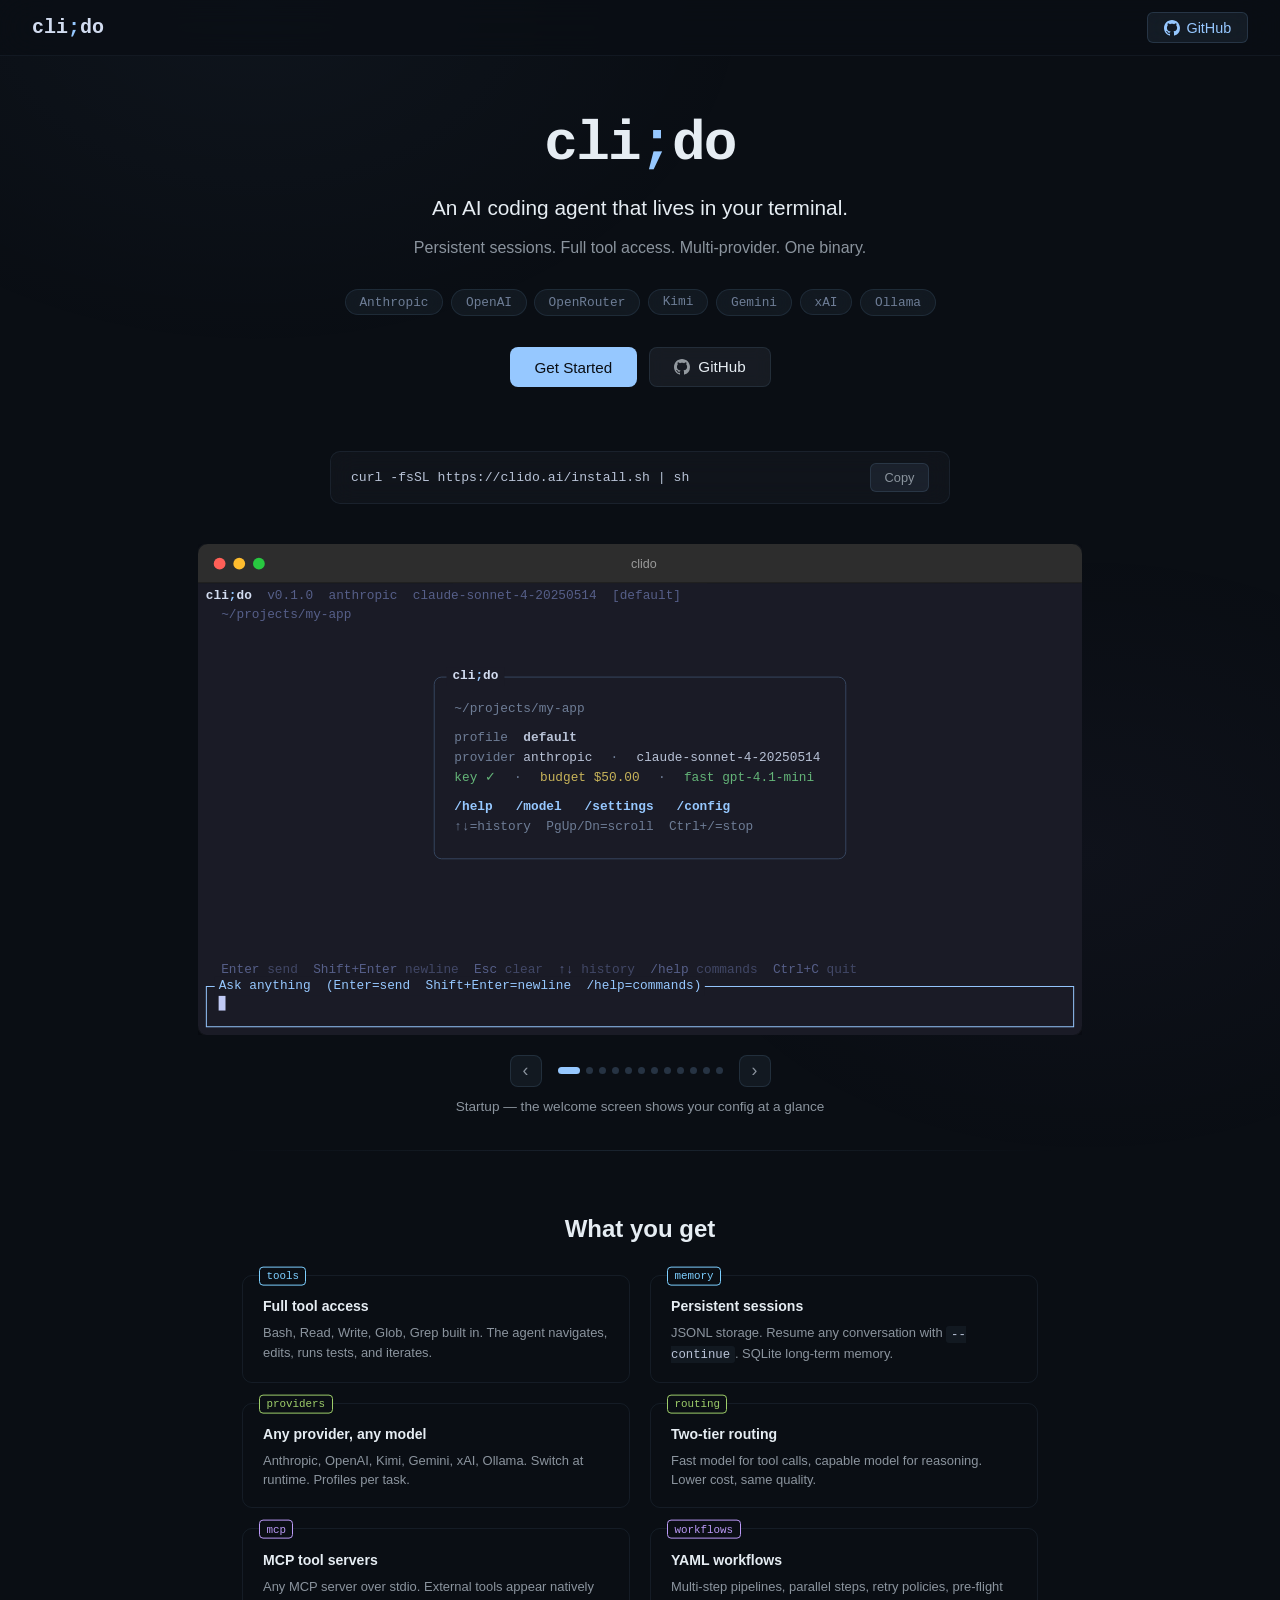
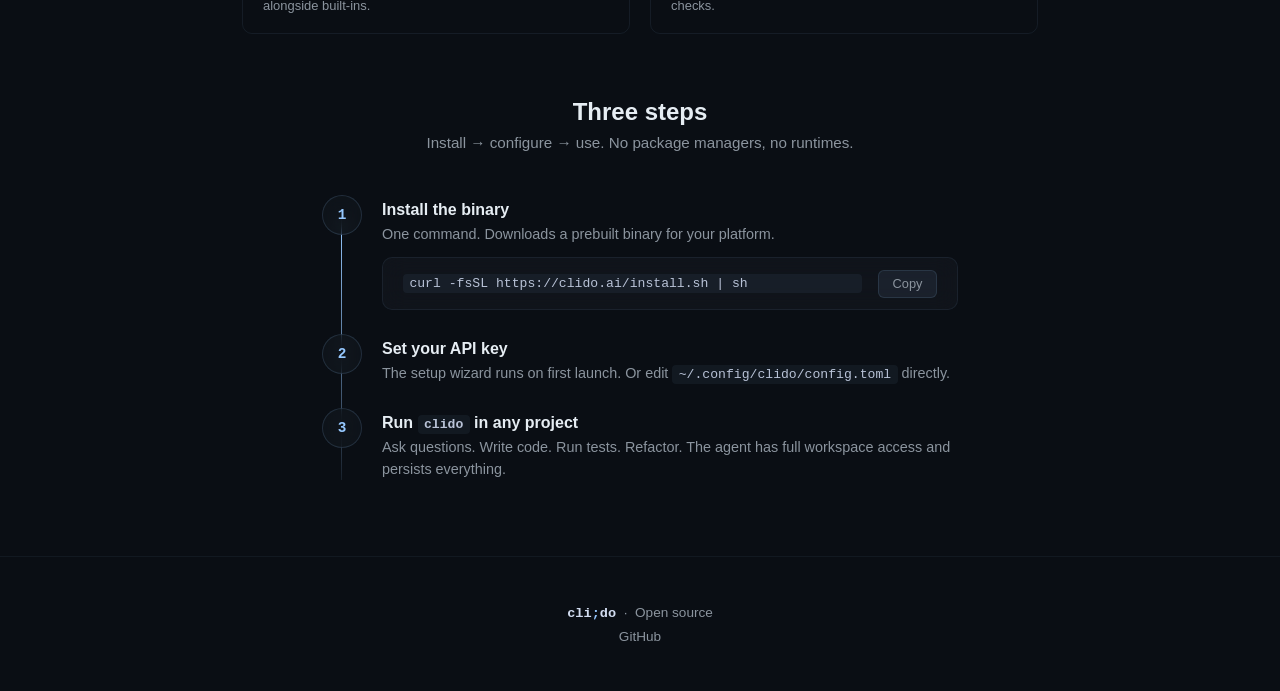
<file: docs/landing/index.html>
<!DOCTYPE html>
<html lang="en">
<head>
<meta charset="UTF-8">
<meta name="viewport" content="width=device-width, initial-scale=1.0">
<title>clido — AI coding agent for your terminal</title>

<!-- Favicon — inline SVG, no file needed -->
<link rel="icon" type="image/svg+xml" href="data:image/svg+xml,%3Csvg xmlns='http://www.w3.org/2000/svg' viewBox='0 0 32 32'%3E%3Crect width='32' height='32' rx='7' fill='%230a0e14'/%3E%3Ctext x='16' y='23' font-family='monospace' font-size='22' font-weight='700' fill='%2396C8FF' text-anchor='middle'%3E%3B%3C/text%3E%3C/svg%3E">

<!-- SEO & social -->
<meta name="description" content="clido is an open-source AI coding agent for your terminal. Persistent sessions, full tool access, multi-provider. One binary.">
<meta property="og:type" content="website">
<meta property="og:title" content="clido — AI coding agent for your terminal">
<meta property="og:description" content="Persistent sessions. Full tool access. Anthropic, OpenAI, Kimi, Gemini, xAI, Ollama. One binary.">
<meta name="twitter:card" content="summary_large_image">
<meta name="twitter:title" content="clido — AI coding agent for your terminal">
<meta name="twitter:description" content="Persistent sessions. Full tool access. Multi-provider. One binary.">
<!-- OG Image: Open og-frame.html in Chrome at 1200×630, then DevTools → Cmd+Shift+P → "Capture screenshot" → save as og.png -->
<meta property="og:image" content="https://clido.ai/og.png">
<meta property="og:image:width" content="1200">
<meta property="og:image:height" content="630">
<meta name="twitter:image" content="https://clido.ai/og.png">

<link rel="stylesheet" href="style.css">
<link rel="stylesheet" href="tui.css">
<link rel="stylesheet" href="carousel.css">
</head>
<body>

<!-- ═══ Navigation ═══════════════════════════════════════════════════════ -->
<nav>
  <span class="nav-brand">
    <span class="text">cli</span><span class="semi">;</span><span class="text">do</span>
  </span>
  <div class="nav-links">
    <a href="https://github.com/clido-ai/clido-cli" class="nav-cta">
      <svg width="16" height="16" viewBox="0 0 16 16" fill="currentColor"><path d="M8 0C3.58 0 0 3.58 0 8c0 3.54 2.29 6.53 5.47 7.59.4.07.55-.17.55-.38 0-.19-.01-.82-.01-1.49-2.01.37-2.53-.49-2.69-.94-.09-.23-.48-.94-.82-1.13-.28-.15-.68-.52-.01-.53.63-.01 1.08.58 1.23.82.72 1.21 1.87.87 2.33.66.07-.52.28-.87.51-1.07-1.78-.2-3.64-.89-3.64-3.95 0-.87.31-1.59.82-2.15-.08-.2-.36-1.02.08-2.12 0 0 .67-.21 2.2.82.64-.18 1.32-.27 2-.27.68 0 1.36.09 2 .27 1.53-1.04 2.2-.82 2.2-.82.44 1.1.16 1.92.08 2.12.51.56.82 1.27.82 2.15 0 3.07-1.87 3.75-3.65 3.95.29.25.54.73.54 1.48 0 1.07-.01 1.93-.01 2.2 0 .21.15.46.55.38A8.013 8.013 0 0016 8c0-4.42-3.58-8-8-8z"/></svg>
      GitHub
    </a>
  </div>
</nav>

<!-- ═══ Hero ══════════════════════════════════════════════════════════════ -->
<section class="hero">
  <h1><span>cli</span><span class="semi">;</span><span>do</span></h1>
  <p class="tagline">An AI coding agent that lives in your terminal.</p>
  <p class="sub">Persistent sessions. Full tool access. Multi-provider. One binary.</p>
  <div class="hero-providers">
    <span class="pill">Anthropic</span>
    <span class="pill">OpenAI</span>
    <span class="pill">OpenRouter</span>
    <span class="pill">Kimi</span>
    <span class="pill">Gemini</span>
    <span class="pill">xAI</span>
    <span class="pill">Ollama</span>
  </div>
  <div class="hero-actions">
    <a href="#three-steps" class="btn btn-primary">Get Started</a>
    <a href="https://github.com/clido-ai/clido-cli" class="btn btn-secondary">
      <svg width="16" height="16" viewBox="0 0 16 16" fill="currentColor" style="opacity:0.6"><path d="M8 0C3.58 0 0 3.58 0 8c0 3.54 2.29 6.53 5.47 7.59.4.07.55-.17.55-.38 0-.19-.01-.82-.01-1.49-2.01.37-2.53-.49-2.69-.94-.09-.23-.48-.94-.82-1.13-.28-.15-.68-.52-.01-.53.63-.01 1.08.58 1.23.82.72 1.21 1.87.87 2.33.66.07-.52.28-.87.51-1.07-1.78-.2-3.64-.89-3.64-3.95 0-.87.31-1.59.82-2.15-.08-.2-.36-1.02.08-2.12 0 0 .67-.21 2.2.82.64-.18 1.32-.27 2-.27.68 0 1.36.09 2 .27 1.53-1.04 2.2-.82 2.2-.82.44 1.1.16 1.92.08 2.12.51.56.82 1.27.82 2.15 0 3.07-1.87 3.75-3.65 3.95.29.25.54.73.54 1.48 0 1.07-.01 1.93-.01 2.2 0 .21.15.46.55.38A8.013 8.013 0 0016 8c0-4.42-3.58-8-8-8z"/></svg>
      GitHub
    </a>
  </div>
</section>

<!-- ═══ Install ═══════════════════════════════════════════════════════════ -->
<div class="install-banner">
  <code>curl -fsSL https://clido.ai/install.sh | sh</code>
  <button onclick="navigator.clipboard.writeText('curl -fsSL https://clido.ai/install.sh | sh');this.textContent='Copied!';setTimeout(()=>this.textContent='Copy',1500)">Copy</button>
</div>

<!-- ═══════════════════════════════════════════════════════════════════════
     ANIMATED TUI CAROUSEL — 12 scenes showing every major feature
     ═══════════════════════════════════════════════════════════════════════ -->
<section class="carousel-section">
  <div class="terminal-wrapper">
  <div class="terminal-aspect">
    <div class="macos-window">
      <div class="macos-titlebar">
      <div class="macos-btn close"></div>
      <div class="macos-btn min"></div>
      <div class="macos-btn max"></div>
      <div class="macos-title">clido</div>
    </div>
    <div class="tui carousel" id="carousel">

<!-- ═══ SCENE 0: Welcome / Startup ═══════════════════════════════════════ -->
<div class="scene active" data-caption="Startup — the welcome screen shows your config at a glance">
  <div class="tui-header">
    <div class="tui-hline">
      <span class="tui-brand"><span class="c">cli</span><span class="s">;</span><span class="c">do</span></span>
      <span class="tui-dim">&nbsp;&nbsp;v0.1.0&nbsp;&nbsp;anthropic&nbsp;&nbsp;claude-sonnet-4-20250514&nbsp;&nbsp;[default]</span>
    </div>
    <div class="tui-hline"><span class="tui-dim">&nbsp;&nbsp;~/projects/my-app</span></div>
  </div>
  <div class="tui-chat">
    <div class="wp">
      <div class="wp-title"><span class="c">cli</span><span class="s">;</span><span class="c">do</span></div>
      <div class="wp-body">
        <div class="wp-line e"></div>
        <div class="wp-line"><span class="wm">~/projects/my-app</span></div>
        <div class="wp-line e"></div>
        <div class="wp-line"><span class="wm">profile&nbsp;&nbsp;</span><span class="wsb">default</span></div>
        <div class="wp-line"><span class="wm">provider&nbsp;</span><span class="ws">anthropic</span><span class="wsp">&nbsp;&nbsp;·&nbsp;&nbsp;</span><span class="ws">claude-sonnet-4-20250514</span></div>
        <div class="wp-line"><span class="wg">key ✓</span><span class="wsp">&nbsp;&nbsp;·&nbsp;&nbsp;</span><span class="wy">budget $50.00</span><span class="wsp">&nbsp;&nbsp;·&nbsp;&nbsp;</span><span class="wg">fast gpt-4.1-mini</span></div>
        <div class="wp-line e"></div>
        <div class="wp-line"><span class="wa">/help&nbsp;&nbsp;&nbsp;/model&nbsp;&nbsp;&nbsp;/settings&nbsp;&nbsp;&nbsp;/config</span></div>
        <div class="wp-line"><span class="wm">↑↓=history&nbsp;&nbsp;PgUp/Dn=scroll&nbsp;&nbsp;Ctrl+/=stop</span></div>
        <div class="wp-line e"></div>
      </div>
    </div>
  </div>
  <div class="tui-status"><div class="st-line"></div><div class="st-line"></div></div>
  <div class="tui-queue"></div>
  <div class="tui-hint">
    <span class="hk">&nbsp;&nbsp;Enter</span><span class="hl">&nbsp;send&nbsp;&nbsp;</span>
    <span class="hk">Shift+Enter</span><span class="hl">&nbsp;newline&nbsp;&nbsp;</span>
    <span class="hk">Esc</span><span class="hl">&nbsp;clear&nbsp;&nbsp;</span>
    <span class="hk">↑↓</span><span class="hl">&nbsp;history&nbsp;&nbsp;</span>
    <span class="hk">/help</span><span class="hl">&nbsp;commands&nbsp;&nbsp;</span>
    <span class="hk">Ctrl+C</span><span class="hl">&nbsp;quit</span>
  </div>
  <div class="tui-iw"><div class="tui-in">
    <div class="tui-it">Ask anything&nbsp;&nbsp;(Enter=send&nbsp;&nbsp;Shift+Enter=newline&nbsp;&nbsp;/help=commands)</div>
    <div class="tui-ib"><span class="cursor"></span></div>
  </div></div>
</div>

<!-- ═══ SCENE 1: User types a prompt ═════════════════════════════════════ -->
<div class="scene" data-caption="Ask anything — type a task and the agent starts working">
  <div class="tui-header">
    <div class="tui-hline">
      <span class="tui-brand"><span class="c">cli</span><span class="s">;</span><span class="c">do</span></span>
      <span class="tui-dim">&nbsp;&nbsp;v0.1.0&nbsp;&nbsp;anthropic&nbsp;&nbsp;claude-sonnet-4-20250514&nbsp;&nbsp;[default]</span>
    </div>
    <div class="tui-hline"><span class="tui-dim">&nbsp;&nbsp;~/projects/my-app&nbsp;&nbsp;&nbsp;session: $0.00&nbsp;&nbsp;0 tok</span></div>
  </div>
  <div class="tui-msgs"><div style="flex:1"></div></div>
  <div class="tui-status"><div class="st-line"></div><div class="st-line"></div></div>
  <div class="tui-queue"></div>
  <div class="tui-hint"><span class="hk">&nbsp;&nbsp;Enter</span><span class="hl">&nbsp;send&nbsp;&nbsp;</span><span class="hk">↑↓</span><span class="hl">&nbsp;history</span></div>
  <div class="tui-iw"><div class="tui-in">
    <div class="tui-it">Ask anything</div>
    <div class="tui-ib" style="overflow:hidden;white-space:nowrap"><span class="tw">add pagination to the /api/users endpoint<span class="cursor"></span></span></div>
  </div></div>
</div>

<!-- ═══ SCENE 2: Agent thinking + reading files ══════════════════════════ -->
<div class="scene" data-caption="Thinking — the agent reads your codebase before making changes">
  <div class="tui-header">
    <div class="tui-hline">
      <span class="tui-brand"><span class="c">cli</span><span class="s">;</span><span class="c">do</span></span>
      <span class="tui-dim">&nbsp;&nbsp;v0.1.0&nbsp;&nbsp;anthropic&nbsp;&nbsp;claude-sonnet-4-20250514&nbsp;&nbsp;[default]</span>
    </div>
    <div class="tui-hline"><span class="tui-dim">&nbsp;&nbsp;~/projects/my-app&nbsp;&nbsp;&nbsp;session: $0.0312&nbsp;&nbsp;4.2k tok&nbsp;&nbsp;8% window</span></div>
  </div>
  <div class="tui-msgs">
    <div><span class="l-you">you</span><div class="m-text">add pagination to the /api/users endpoint</div></div>
    <div style="margin-top:8px">
      <span class="l-agent">clido</span> <span class="l-dim">claude-sonnet-4</span>
      <div class="m-text rv rv1">I'll add cursor-based pagination to the users endpoint. Let me first look at</div>
      <div class="m-text rv rv2">the current implementation.</div>
    </div>
  </div>
  <div class="tui-status">
    <div class="st-line rv rv3"><span class="st-done">&nbsp;&nbsp;✓&nbsp;Read</span><span class="st-done">&nbsp;&nbsp;src/routes/users.rs</span><span class="st-done">&nbsp;42ms</span></div>
    <div class="st-line rv rv4"><span class="st-accent">&nbsp;&nbsp;<span class="spinner"></span>&nbsp;Grep</span><span style="color:var(--term-dim)">&nbsp;&nbsp;"Pagination" in src/</span><span style="color:var(--term-dim)">&nbsp;0.3s</span></div>
  </div>
  <div class="tui-queue"></div>
  <div class="tui-hint"><span class="hk">&nbsp;&nbsp;Enter</span><span class="hl">&nbsp;send&nbsp;&nbsp;</span><span class="hk">Ctrl+Enter</span><span class="hl">&nbsp;interrupt</span></div>
  <div class="tui-iw"><div class="tui-in thinking" style="min-height:34px;flex-direction:row;align-items:center">
    <div class="tui-ib"><span class="spinner"></span>&nbsp;thinking… 3s&nbsp;&nbsp;<span style="color:var(--term-dim);opacity:0.6">· Ctrl+Enter to interrupt</span></div>
  </div></div>
</div>

<!-- ═══ SCENE 3: Agent writes code + runs tests ══════════════════════════ -->
<div class="scene" data-caption="Tool use — reads files, writes code, runs tests, iterates">
  <div class="tui-header">
    <div class="tui-hline">
      <span class="tui-brand"><span class="c">cli</span><span class="s">;</span><span class="c">do</span></span>
      <span class="tui-dim">&nbsp;&nbsp;v0.1.0&nbsp;&nbsp;anthropic&nbsp;&nbsp;claude-sonnet-4-20250514&nbsp;&nbsp;[default]</span>
    </div>
    <div class="tui-hline"><span class="tui-dim">&nbsp;&nbsp;~/projects/my-app&nbsp;&nbsp;&nbsp;session: $0.0847&nbsp;&nbsp;12.6k tok&nbsp;&nbsp;22% window</span></div>
  </div>
  <div class="tui-msgs">
    <div><span class="l-you">you</span><div class="m-text">add pagination to the /api/users endpoint</div></div>
    <div style="margin-top:8px">
      <span class="l-agent">clido</span> <span class="l-dim">claude-sonnet-4</span>
      <div class="m-text rv rv1">I've added cursor-based pagination. Here are the changes:</div>
      <div class="m-text rv rv2" style="margin-top:4px"><span class="m-heading">▸ Changes</span></div>
      <div class="m-code rv rv3">
        <div><span class="b">┌─ </span><span style="color:var(--term-dim)">rust</span></div>
        <div><span class="b">│</span> <span class="ct">pub async fn list_users(</span></div>
        <div><span class="b">│</span> <span class="ct">&nbsp;&nbsp;&nbsp;&nbsp;Query(params): Query&lt;PaginationParams&gt;,</span></div>
        <div><span class="b">│</span> <span class="ct">&nbsp;&nbsp;&nbsp;&nbsp;State(db): State&lt;DbPool&gt;,</span></div>
        <div><span class="b">│</span> <span class="ct">) -&gt; Result&lt;Json&lt;PaginatedResponse&lt;User&gt;&gt;&gt; {</span></div>
        <div><span class="b">│</span> <span class="ct">&nbsp;&nbsp;&nbsp;&nbsp;let page = db.users()</span></div>
        <div><span class="b">│</span> <span class="ct">&nbsp;&nbsp;&nbsp;&nbsp;&nbsp;&nbsp;&nbsp;&nbsp;.after(params.cursor)</span></div>
        <div><span class="b">│</span> <span class="ct">&nbsp;&nbsp;&nbsp;&nbsp;&nbsp;&nbsp;&nbsp;&nbsp;.limit(params.limit.unwrap_or(25))</span></div>
        <div><span class="b">│</span> <span class="ct">&nbsp;&nbsp;&nbsp;&nbsp;&nbsp;&nbsp;&nbsp;&nbsp;.fetch().await?;</span></div>
        <div><span class="b">└──────────────</span></div>
      </div>
      <div class="m-text rv rv7" style="margin-top:4px">Tests passing. Endpoint now accepts <span style="color:var(--term-yellow);opacity:0.6">?cursor=</span> and <span style="color:var(--term-yellow);opacity:0.6">?limit=</span> params.</div>
    </div>
  </div>
  <div class="tui-status">
    <div class="st-line rv rv4"><span class="st-green">&nbsp;&nbsp;✓&nbsp;Edit</span><span class="st-done">&nbsp;&nbsp;src/routes/users.rs (+42 -8)</span><span class="st-done">&nbsp;128ms</span></div>
    <div class="st-line rv rv5"><span class="st-yellow">&nbsp;&nbsp;✓&nbsp;Bash</span><span class="st-done">&nbsp;&nbsp;cargo test -- users::pagination</span><span class="st-done">&nbsp;3.2s</span></div>
  </div>
  <div class="tui-queue"></div>
  <div class="tui-hint"><span class="hk">&nbsp;&nbsp;Enter</span><span class="hl">&nbsp;send&nbsp;&nbsp;</span><span class="hk">↑↓</span><span class="hl">&nbsp;history</span></div>
  <div class="tui-iw"><div class="tui-in">
    <div class="tui-it">Ask anything&nbsp;&nbsp;(Enter=send&nbsp;&nbsp;Shift+Enter=newline&nbsp;&nbsp;/help=commands)</div>
    <div class="tui-ib"><span class="cursor"></span></div>
  </div></div>
</div>

<!-- ═══ SCENE 4: Code diff ═══════════════════════════════════════════════ -->
<div class="scene" data-caption="Diffs — see exactly what changed, line by line">
  <div class="tui-header">
    <div class="tui-hline">
      <span class="tui-brand"><span class="c">cli</span><span class="s">;</span><span class="c">do</span></span>
      <span class="tui-dim">&nbsp;&nbsp;v0.1.0&nbsp;&nbsp;anthropic&nbsp;&nbsp;claude-sonnet-4-20250514&nbsp;&nbsp;[default]</span>
    </div>
    <div class="tui-hline"><span class="tui-dim">&nbsp;&nbsp;~/projects/my-app&nbsp;&nbsp;&nbsp;session: $0.0921&nbsp;&nbsp;14.1k tok&nbsp;&nbsp;24% window</span></div>
  </div>
  <div class="tui-msgs">
    <div>
      <span class="l-agent">clido</span> <span class="l-dim">claude-sonnet-4</span>
      <div class="m-text rv rv1" style="margin-top:2px"><span class="d-ctx">&nbsp;&nbsp;src/routes/users.rs</span></div>
      <div class="m-text rv rv2"><span class="d-hunk">&nbsp;&nbsp;@@ -12,8 +12,14 @@</span></div>
      <div class="m-text rv rv2"><span class="d-ctx">&nbsp;&nbsp; 12&nbsp; use axum::extract::{Query, State};</span></div>
      <div class="m-text rv rv3"><span class="d-del">&nbsp;&nbsp; 13&nbsp;-pub async fn list_users(</span></div>
      <div class="m-text rv rv3"><span class="d-del">&nbsp;&nbsp; 14&nbsp;-&nbsp;&nbsp;&nbsp;&nbsp;State(db): State&lt;DbPool&gt;,</span></div>
      <div class="m-text rv rv3"><span class="d-del">&nbsp;&nbsp; 15&nbsp;-) -&gt; Result&lt;Json&lt;Vec&lt;User&gt;&gt;&gt; {</span></div>
      <div class="m-text rv rv4"><span class="d-add">&nbsp;&nbsp; 13&nbsp;+pub async fn list_users(</span></div>
      <div class="m-text rv rv4"><span class="d-add">&nbsp;&nbsp; 14&nbsp;+&nbsp;&nbsp;&nbsp;&nbsp;Query(params): Query&lt;PaginationParams&gt;,</span></div>
      <div class="m-text rv rv4"><span class="d-add">&nbsp;&nbsp; 15&nbsp;+&nbsp;&nbsp;&nbsp;&nbsp;State(db): State&lt;DbPool&gt;,</span></div>
      <div class="m-text rv rv5"><span class="d-add">&nbsp;&nbsp; 16&nbsp;+) -&gt; Result&lt;Json&lt;PaginatedResponse&lt;User&gt;&gt;&gt; {</span></div>
      <div class="m-text rv rv5"><span class="d-add">&nbsp;&nbsp; 17&nbsp;+&nbsp;&nbsp;&nbsp;&nbsp;let page = db.users()</span></div>
      <div class="m-text rv rv6"><span class="d-add">&nbsp;&nbsp; 18&nbsp;+&nbsp;&nbsp;&nbsp;&nbsp;&nbsp;&nbsp;&nbsp;&nbsp;.after(params.cursor)</span></div>
      <div class="m-text rv rv6"><span class="d-add">&nbsp;&nbsp; 19&nbsp;+&nbsp;&nbsp;&nbsp;&nbsp;&nbsp;&nbsp;&nbsp;&nbsp;.limit(params.limit.unwrap_or(25))</span></div>
      <div class="m-text rv rv7"><span class="d-add">&nbsp;&nbsp; 20&nbsp;+&nbsp;&nbsp;&nbsp;&nbsp;&nbsp;&nbsp;&nbsp;&nbsp;.fetch().await?;</span></div>
    </div>
  </div>
  <div class="tui-status">
    <div class="st-line"><span class="st-green">&nbsp;&nbsp;✓&nbsp;Edit</span><span class="st-done">&nbsp;&nbsp;src/routes/users.rs (+42 -8)</span><span class="st-done">&nbsp;128ms</span></div>
    <div class="st-line"></div>
  </div>
  <div class="tui-queue"></div>
  <div class="tui-hint"><span class="hk">&nbsp;&nbsp;PgUp/PgDn</span><span class="hl">&nbsp;scroll&nbsp;&nbsp;</span><span class="hk">Enter</span><span class="hl">&nbsp;send</span></div>
  <div class="tui-iw"><div class="tui-in">
    <div class="tui-it">Ask anything&nbsp;&nbsp;(Enter=send&nbsp;&nbsp;Shift+Enter=newline&nbsp;&nbsp;/help=commands)</div>
    <div class="tui-ib"><span class="cursor"></span></div>
  </div></div>
</div>

<!-- ═══ SCENE 5: /enhance command ════════════════════════════════════════ -->
<div class="scene" data-caption="/enhance — turn a rough idea into a structured execution plan">
  <div class="tui-header">
    <div class="tui-hline">
      <span class="tui-brand"><span class="c">cli</span><span class="s">;</span><span class="c">do</span></span>
      <span class="tui-dim">&nbsp;&nbsp;v0.1.0&nbsp;&nbsp;anthropic&nbsp;&nbsp;claude-sonnet-4-20250514&nbsp;&nbsp;[default]</span>
    </div>
    <div class="tui-hline"><span class="tui-dim">&nbsp;&nbsp;~/projects/my-app&nbsp;&nbsp;&nbsp;session: $0.1205&nbsp;&nbsp;18.1k tok&nbsp;&nbsp;31% window</span></div>
  </div>
  <div class="tui-msgs">
    <div>
      <span class="l-you">you</span>
      <div class="m-text" style="color:var(--soft-accent)">/enhance refactor auth middleware to support JWT refresh tokens</div>
    </div>
    <div style="margin-top:8px">
      <span class="l-agent">clido</span> <span class="l-dim">enhancer</span>
      <div class="m-text rv rv1" style="margin-top:4px"><span class="m-heading">▸ Task Understanding</span></div>
      <div class="m-text rv rv2" style="color:var(--text-muted)">Refactor existing auth middleware to add JWT refresh token rotation</div>
      <div class="m-text rv rv2" style="color:var(--text-muted)">with sliding window expiry. Currently uses single access tokens.</div>
      <div class="m-text rv rv3" style="margin-top:6px"><span class="m-heading">▸ Execution Plan</span></div>
      <div class="m-text rv rv4" style="color:var(--text-muted)">1. Inspect src/middleware/auth.rs and src/models/token.rs</div>
      <div class="m-text rv rv5" style="color:var(--text-muted)">2. Add RefreshToken model with rotation tracking</div>
      <div class="m-text rv rv6" style="color:var(--text-muted)">3. Create /auth/refresh endpoint with family detection</div>
      <div class="m-text rv rv7" style="color:var(--text-muted)">4. Update middleware to check expiry and auto-refresh</div>
      <div class="m-text rv rv8" style="color:var(--text-muted)">5. Add integration tests for the refresh flow</div>
    </div>
  </div>
  <div class="tui-status">
    <div class="st-line rv rv2"><span class="st-done">&nbsp;&nbsp;✓&nbsp;Enhance</span><span class="st-done">&nbsp;&nbsp;prompt expanded 10 → 847 tokens</span><span class="st-done">&nbsp;1.4s</span></div>
    <div class="st-line"></div>
  </div>
  <div class="tui-queue">
    <div class="st-line rv rv8"><span style="color:var(--term-cyan);opacity:0.6">&nbsp;&nbsp;▶&nbsp;</span><span class="st-done">executing enhanced plan…</span></div>
  </div>
  <div class="tui-hint"><span class="hk">&nbsp;&nbsp;Enter</span><span class="hl">&nbsp;send&nbsp;&nbsp;</span><span class="hk">Ctrl+Enter</span><span class="hl">&nbsp;interrupt</span></div>
  <div class="tui-iw"><div class="tui-in thinking" style="min-height:34px;flex-direction:row;align-items:center">
    <div class="tui-ib"><span class="spinner"></span>&nbsp;thinking… 2s&nbsp;&nbsp;<span style="color:var(--term-dim);opacity:0.6">· Ctrl+Enter to interrupt</span></div>
  </div></div>
</div>

<!-- ═══ SCENE 6: Slash command popup ═════════════════════════════════════ -->
<div class="scene" data-caption="Slash commands — 40+ commands for git, models, sessions, and more">
  <div class="tui-header">
    <div class="tui-hline">
      <span class="tui-brand"><span class="c">cli</span><span class="s">;</span><span class="c">do</span></span>
      <span class="tui-dim">&nbsp;&nbsp;v0.1.0&nbsp;&nbsp;anthropic&nbsp;&nbsp;claude-sonnet-4-20250514&nbsp;&nbsp;[default]</span>
    </div>
    <div class="tui-hline"><span class="tui-dim">&nbsp;&nbsp;~/projects/my-app</span></div>
  </div>
  <div class="tui-msgs"><div style="flex:1"></div></div>
  <div class="tui-status"><div class="st-line"></div><div class="st-line"></div></div>
  <div class="tui-queue"></div>
  <!-- Slash completion overlay -->
  <div class="tui-overlay slash" style="margin-bottom:4px">
    <div class="tui-overlay-title">42 commands</div>
    <div style="padding:8px 0">
      <div class="ov-section">── Session</div>
      <div class="ov-row sel"><span class="marker">▶</span><span style="color:var(--term-cyan);font-weight:700;width:140px;display:inline-block">/help</span><span class="st-done">show key bindings and all slash commands</span></div>
      <div class="ov-row unsel"><span class="marker">&nbsp;</span><span style="color:var(--term-cyan);font-weight:700;width:140px;display:inline-block">/sessions</span><span class="st-done">list &amp; resume recent sessions</span></div>
      <div class="ov-row unsel"><span class="marker">&nbsp;</span><span style="color:var(--term-cyan);font-weight:700;width:140px;display:inline-block">/clear</span><span class="st-done">clear the conversation</span></div>
      <div class="ov-row unsel"><span class="marker">&nbsp;</span><span style="color:var(--term-cyan);font-weight:700;width:140px;display:inline-block">/export</span><span class="st-done">save conversation to markdown file</span></div>
      <div class="ov-section">── Settings</div>
      <div class="ov-row unsel"><span class="marker">&nbsp;</span><span style="color:var(--term-cyan);font-weight:700;width:140px;display:inline-block">/config</span><span class="st-done">show all settings</span></div>
      <div class="ov-row unsel"><span class="marker">&nbsp;</span><span style="color:var(--term-cyan);font-weight:700;width:140px;display:inline-block">/settings</span><span class="st-done">open settings editor</span></div>
      <div class="ov-row unsel"><span class="marker">&nbsp;</span><span style="color:var(--term-cyan);font-weight:700;width:140px;display:inline-block">/enhance &lt;prompt&gt;</span><span class="st-done">enhance prompt with structured planning</span></div>
      <div class="ov-section">── Git</div>
      <div class="ov-row unsel"><span class="marker">&nbsp;</span><span style="color:var(--term-cyan);font-weight:700;width:140px;display:inline-block">/ship [message]</span><span class="st-done">stage → commit → push</span></div>
      <div class="ov-row unsel"><span class="marker">&nbsp;</span><span style="color:var(--term-cyan);font-weight:700;width:140px;display:inline-block">/save [message]</span><span class="st-done">stage → commit locally, no push</span></div>
      <div class="ov-row unsel"><span class="marker">&nbsp;</span><span style="color:var(--term-cyan);font-weight:700;width:140px;display:inline-block">/pr [title]</span><span class="st-done">create a pull request</span></div>
      <div class="ov-hint">↑↓ navigate · Tab/Enter select · Esc close&nbsp;&nbsp;&nbsp;&nbsp;&nbsp;&nbsp;&nbsp;&nbsp;&nbsp;&nbsp;&nbsp;&nbsp;&nbsp;&nbsp;&nbsp;&nbsp;&nbsp;&nbsp;&nbsp;&nbsp;&nbsp;&nbsp;&nbsp;&nbsp;&nbsp;↓↓ 32 more</div>
    </div>
  </div>
  <div class="tui-iw"><div class="tui-in">
    <div class="tui-it">Ask anything&nbsp;&nbsp;(Enter=send&nbsp;&nbsp;Shift+Enter=newline&nbsp;&nbsp;/help=commands)</div>
    <div class="tui-ib"><span style="color:var(--term-fg)">/</span><span class="cursor"></span></div>
  </div></div>
</div>

<!-- ═══ SCENE 7: Model picker ════════════════════════════════════════════ -->
<div class="scene" data-caption="/model — search and switch models, mark favorites, compare pricing">
  <div class="tui-header">
    <div class="tui-hline">
      <span class="tui-brand"><span class="c">cli</span><span class="s">;</span><span class="c">do</span></span>
      <span class="tui-dim">&nbsp;&nbsp;v0.1.0&nbsp;&nbsp;anthropic&nbsp;&nbsp;claude-sonnet-4-20250514&nbsp;&nbsp;[default]</span>
    </div>
    <div class="tui-hline"><span class="tui-dim">&nbsp;&nbsp;~/projects/my-app</span></div>
  </div>
  <div class="tui-msgs"><div style="flex:1"></div></div>
  <div class="tui-status"><div class="st-line"></div><div class="st-line"></div></div>
  <div class="tui-queue"></div>
  <!-- Model picker overlay -->
  <div class="tui-overlay models" style="margin-bottom:4px">
    <div class="tui-overlay-title">Models — 8 found</div>
    <div style="padding:8px 0">
      <div class="ov-row unsel" style="color:white">&nbsp;&nbsp;Filter: <span style="color:var(--term-fg)">claude</span><span class="cursor" style="height:13px;width:6px"></span></div>
      <div class="ov-row unsel" style="height:14px"><span class="st-done">&nbsp;&nbsp;&nbsp;&nbsp;&nbsp;model&nbsp;&nbsp;&nbsp;&nbsp;&nbsp;&nbsp;&nbsp;&nbsp;&nbsp;&nbsp;&nbsp;&nbsp;&nbsp;&nbsp;&nbsp;&nbsp;&nbsp;&nbsp;&nbsp;&nbsp;&nbsp;&nbsp;&nbsp;&nbsp;&nbsp;&nbsp;&nbsp;&nbsp;&nbsp;&nbsp;&nbsp;&nbsp;provider&nbsp;&nbsp;&nbsp;&nbsp;&nbsp;&nbsp;$/M in&nbsp;&nbsp;&nbsp;$/M out&nbsp;&nbsp;ctx k</span></div>
      <div class="ov-section">&nbsp;&nbsp;★ Favorites</div>
      <div class="ov-row sel"><span class="marker">★</span><span style="width:260px;display:inline-block">claude-sonnet-4-20250514</span><span style="width:100px;display:inline-block">anthropic</span><span style="width:70px;display:inline-block;text-align:right">3.00</span><span style="width:70px;display:inline-block;text-align:right">15.00</span><span style="width:50px;display:inline-block;text-align:right">200k</span></div>
      <div class="ov-section">&nbsp;&nbsp;⏱ Recent</div>
      <div class="ov-row unsel"><span class="marker">&nbsp;</span><span style="width:260px;display:inline-block">claude-opus-4-20250514</span><span style="width:100px;display:inline-block">anthropic</span><span style="width:70px;display:inline-block;text-align:right">15.00</span><span style="width:70px;display:inline-block;text-align:right">75.00</span><span style="width:50px;display:inline-block;text-align:right">200k</span></div>
      <div class="ov-row unsel"><span class="marker">&nbsp;</span><span style="width:260px;display:inline-block">claude-haiku-3.5-20241022</span><span style="width:100px;display:inline-block">anthropic</span><span style="width:70px;display:inline-block;text-align:right">0.80</span><span style="width:70px;display:inline-block;text-align:right">4.00</span><span style="width:50px;display:inline-block;text-align:right">200k</span></div>
      <div class="ov-section">&nbsp;&nbsp;All</div>
      <div class="ov-row unsel"><span class="marker">&nbsp;</span><span style="width:260px;display:inline-block">claude-sonnet-4-20250514</span><span style="width:100px;display:inline-block">openrouter</span><span style="width:70px;display:inline-block;text-align:right">3.00</span><span style="width:70px;display:inline-block;text-align:right">15.00</span><span style="width:50px;display:inline-block;text-align:right">200k</span></div>
      <div class="ov-hint">↑↓ navigate · Enter select · Ctrl+S save default · Ctrl+F favorite · Esc close</div>
    </div>
  </div>
  <div class="tui-hint"><span class="hk">&nbsp;&nbsp;[Models]</span><span class="hl">&nbsp;&nbsp;</span><span class="hk">Enter</span><span class="hl">&nbsp;send</span></div>
  <div class="tui-iw"><div class="tui-in">
    <div class="tui-it">Ask anything&nbsp;&nbsp;(Enter=send&nbsp;&nbsp;Shift+Enter=newline&nbsp;&nbsp;/help=commands)</div>
    <div class="tui-ib"><span class="cursor"></span></div>
  </div></div>
</div>

<!-- ═══ SCENE 8: Session picker ══════════════════════════════════════════ -->
<div class="scene" data-caption="/sessions — resume any past conversation, search by content">
  <div class="tui-header">
    <div class="tui-hline">
      <span class="tui-brand"><span class="c">cli</span><span class="s">;</span><span class="c">do</span></span>
      <span class="tui-dim">&nbsp;&nbsp;v0.1.0&nbsp;&nbsp;anthropic&nbsp;&nbsp;claude-sonnet-4-20250514&nbsp;&nbsp;[default]</span>
    </div>
    <div class="tui-hline"><span class="tui-dim">&nbsp;&nbsp;~/projects/my-app</span></div>
  </div>
  <div class="tui-msgs"><div style="flex:1"></div></div>
  <div class="tui-status"><div class="st-line"></div><div class="st-line"></div></div>
  <div class="tui-queue"></div>
  <!-- Session picker overlay -->
  <div class="tui-overlay sessions" style="margin-bottom:4px">
    <div class="tui-overlay-title">Sessions — 14 total</div>
    <div style="padding:8px 0">
      <div class="ov-row unsel" style="height:14px"><span class="st-done">&nbsp;&nbsp;id&nbsp;&nbsp;&nbsp;&nbsp;&nbsp;&nbsp;&nbsp;&nbsp;turns&nbsp;&nbsp;cost&nbsp;&nbsp;&nbsp;&nbsp;when&nbsp;&nbsp;&nbsp;&nbsp;&nbsp;&nbsp;&nbsp;&nbsp;&nbsp;preview</span></div>
      <div class="ov-row unsel" style="height:14px"><span class="st-done">&nbsp;&nbsp;────────&nbsp;&nbsp;─────&nbsp;&nbsp;──────&nbsp;&nbsp;───────────&nbsp;&nbsp;────────────────────────</span></div>
      <div class="ov-row sel"><span class="marker">▶</span><span style="width:72px;display:inline-block">a8f3c2e1</span><span style="width:50px;display:inline-block;text-align:right">12</span><span style="width:60px;display:inline-block;text-align:right">$1.24</span><span style="width:90px;display:inline-block;text-align:right">5m ago</span><span>&nbsp;&nbsp;add pagination to the users endpoint</span></div>
      <div class="ov-row unsel"><span class="marker">&nbsp;</span><span style="width:72px;display:inline-block">7b2d9f04</span><span style="width:50px;display:inline-block;text-align:right">8</span><span style="width:60px;display:inline-block;text-align:right">$0.67</span><span style="width:90px;display:inline-block;text-align:right">2h ago</span><span>&nbsp;&nbsp;fix auth middleware regression</span></div>
      <div class="ov-row unsel"><span class="marker">&nbsp;</span><span style="width:72px;display:inline-block">3e8a1c7b</span><span style="width:50px;display:inline-block;text-align:right">24</span><span style="width:60px;display:inline-block;text-align:right">$3.41</span><span style="width:90px;display:inline-block;text-align:right">1d ago</span><span>&nbsp;&nbsp;refactor database connection pool</span></div>
      <div class="ov-row unsel"><span class="marker">&nbsp;</span><span style="width:72px;display:inline-block">c4f0e5a2</span><span style="width:50px;display:inline-block;text-align:right">6</span><span style="width:60px;display:inline-block;text-align:right">$0.38</span><span style="width:90px;display:inline-block;text-align:right">2d ago</span><span>&nbsp;&nbsp;add OpenAPI docs for all endpoints</span></div>
      <div class="ov-row unsel"><span class="marker">&nbsp;</span><span style="width:72px;display:inline-block">9d1b7f83</span><span style="width:50px;display:inline-block;text-align:right">15</span><span style="width:60px;display:inline-block;text-align:right">$1.89</span><span style="width:90px;display:inline-block;text-align:right">3d ago</span><span>&nbsp;&nbsp;implement rate limiting middleware</span></div>
      <div class="ov-row unsel"><span class="marker">&nbsp;</span><span style="width:72px;display:inline-block">e2c4a6d0</span><span style="width:50px;display:inline-block;text-align:right">3</span><span style="width:60px;display:inline-block;text-align:right">$0.12</span><span style="width:90px;display:inline-block;text-align:right">5d ago</span><span>&nbsp;&nbsp;setup CI with github actions</span></div>
      <div class="ov-hint">↑↓ navigate · Enter resume · Ctrl+D delete · type to filter · Esc close&nbsp;&nbsp;&nbsp;&nbsp;&nbsp;&nbsp;↓↓ 8 more</div>
    </div>
  </div>
  <div class="tui-hint"><span class="hk" style="color:var(--soft-accent);opacity:0.6">&nbsp;&nbsp;[Sessions]&nbsp;&nbsp;</span><span class="hk">Enter</span><span class="hl">&nbsp;send</span></div>
  <div class="tui-iw"><div class="tui-in">
    <div class="tui-it">Ask anything&nbsp;&nbsp;(Enter=send&nbsp;&nbsp;Shift+Enter=newline&nbsp;&nbsp;/help=commands)</div>
    <div class="tui-ib"><span class="cursor"></span></div>
  </div></div>
</div>

<!-- ═══ SCENE 9: Profile picker ══════════════════════════════════════════ -->
<div class="scene" data-caption="/profile — switch between provider/model configurations instantly">
  <div class="tui-header">
    <div class="tui-hline">
      <span class="tui-brand"><span class="c">cli</span><span class="s">;</span><span class="c">do</span></span>
      <span class="tui-dim">&nbsp;&nbsp;v0.1.0&nbsp;&nbsp;anthropic&nbsp;&nbsp;claude-sonnet-4-20250514&nbsp;&nbsp;[default]</span>
    </div>
    <div class="tui-hline"><span class="tui-dim">&nbsp;&nbsp;~/projects/my-app</span></div>
  </div>
  <div class="tui-msgs"><div style="flex:1"></div></div>
  <div class="tui-status"><div class="st-line"></div><div class="st-line"></div></div>
  <div class="tui-queue"></div>
  <!-- Profile picker overlay -->
  <div class="tui-overlay profiles" style="margin-bottom:4px">
    <div class="tui-overlay-title">Profiles — default</div>
    <div style="padding:8px 0">
      <div class="ov-row unsel" style="height:14px"><span class="st-done">&nbsp;&nbsp;&nbsp;&nbsp;&nbsp;profile&nbsp;&nbsp;&nbsp;&nbsp;&nbsp;&nbsp;&nbsp;&nbsp;&nbsp;&nbsp;&nbsp;&nbsp;&nbsp;&nbsp;&nbsp;&nbsp;provider / model</span></div>
      <div class="ov-row sel"><span class="marker active">▶</span><span style="width:24px">●</span><span style="width:160px;display:inline-block">default</span><span>anthropic / claude-sonnet-4-20250514</span></div>
      <div class="ov-row unsel"><span class="marker">&nbsp;</span><span style="width:24px">&nbsp;</span><span style="width:160px;display:inline-block">fast</span><span>openai / gpt-4.1-mini</span></div>
      <div class="ov-row unsel"><span class="marker">&nbsp;</span><span style="width:24px">&nbsp;</span><span style="width:160px;display:inline-block">local</span><span>ollama / deepseek-coder:33b</span></div>
      <div class="ov-row unsel"><span class="marker">&nbsp;</span><span style="width:24px">&nbsp;</span><span style="width:160px;display:inline-block">review</span><span>anthropic / claude-opus-4-20250514</span></div>
      <div style="height:4px"></div>
      <div class="ov-hint">↑↓ navigate · Enter switch · Ctrl+N new · Ctrl+E edit · type to filter · Esc close</div>
    </div>
  </div>
  <div class="tui-hint"><span class="hk" style="color:var(--soft-accent);opacity:0.6">&nbsp;&nbsp;[Profiles]&nbsp;&nbsp;</span><span class="hk">Enter</span><span class="hl">&nbsp;send</span></div>
  <div class="tui-iw"><div class="tui-in">
    <div class="tui-it">Ask anything&nbsp;&nbsp;(Enter=send&nbsp;&nbsp;Shift+Enter=newline&nbsp;&nbsp;/help=commands)</div>
    <div class="tui-ib"><span class="cursor"></span></div>
  </div></div>
</div>

<!-- ═══ SCENE 10: Permission prompt ══════════════════════════════════════ -->
<div class="scene" data-caption="Permissions — approve, deny, or allow tools for the entire session">
  <div class="tui-header">
    <div class="tui-hline">
      <span class="tui-brand"><span class="c">cli</span><span class="s">;</span><span class="c">do</span></span>
      <span class="tui-dim">&nbsp;&nbsp;v0.1.0&nbsp;&nbsp;anthropic&nbsp;&nbsp;claude-sonnet-4-20250514&nbsp;&nbsp;[default]</span>
    </div>
    <div class="tui-hline"><span class="tui-dim">&nbsp;&nbsp;~/projects/my-app&nbsp;&nbsp;&nbsp;session: $0.1847&nbsp;&nbsp;24.3k tok&nbsp;&nbsp;41% window</span></div>
  </div>
  <div class="tui-msgs">
    <div><span class="l-you">you</span><div class="m-text">run the test suite and fix any failures</div></div>
    <div style="margin-top:6px"><span class="l-agent">clido</span> <span class="l-dim">claude-sonnet-4</span>
      <div class="m-text">I'll run the tests first to see the current state.</div>
    </div>
  </div>
  <div class="tui-status">
    <div class="st-line"><span class="st-yellow">&nbsp;&nbsp;<span class="spinner"></span>&nbsp;Bash</span><span class="st-done">&nbsp;&nbsp;cargo test</span><span class="st-done">&nbsp;0.2s</span></div>
    <div class="st-line"></div>
  </div>
  <div class="tui-queue"></div>
  <!-- Permission overlay -->
  <div class="tui-overlay perm" style="margin-bottom:4px">
    <div class="tui-overlay-title">Allow Bash?</div>
    <div style="padding:8px 0">
      <div class="ov-row unsel"><span class="st-done">&nbsp;&nbsp;cargo test --workspace -- --nocapture</span></div>
      <div style="height:6px"></div>
      <div class="perm-row sel"><span class="pm">&nbsp;▶</span><span class="pl" style="width:220px;display:inline-block">Allow once</span><span class="ph">(1) this invocation only</span></div>
      <div class="perm-row unsel"><span class="pm">&nbsp;&nbsp;</span><span class="pl" style="width:220px;display:inline-block">Allow for session</span><span class="ph">(2) all calls to Bash until you quit</span></div>
      <div class="perm-row unsel"><span class="pm">&nbsp;&nbsp;</span><span class="pl" style="width:220px;display:inline-block">Allow all tools</span><span class="ph">(3) skip all permission checks this session</span></div>
      <div class="perm-row unsel"><span class="pm">&nbsp;&nbsp;</span><span class="pl" style="width:220px;display:inline-block">Deny</span><span class="ph">(4) block this call, agent continues</span></div>
      <div class="perm-row unsel"><span class="pm">&nbsp;&nbsp;</span><span class="pl" style="width:220px;display:inline-block">Deny with feedback</span><span class="ph">(5) block and explain why</span></div>
      <div style="height:4px"></div>
      <div class="ov-hint">&nbsp;&nbsp;↑↓/1-5 select&nbsp;&nbsp;&nbsp;Enter confirm&nbsp;&nbsp;&nbsp;Esc deny</div>
    </div>
  </div>
  <div class="tui-iw"><div class="tui-in thinking">
    <div class="tui-it">⏸ waiting for permission…</div>
    <div class="tui-ib"></div>
  </div></div>
</div>

<!-- ═══ SCENE 11: Subscription provider (Kimi) ═══════════════════════════ -->
<div class="scene" data-caption="Subscriptions — token usage tracking for subscription-based providers">
  <div class="tui-header">
    <div class="tui-hline">
      <span class="tui-brand"><span class="c">cli</span><span class="s">;</span><span class="c">do</span></span>
      <span class="tui-dim">&nbsp;&nbsp;v0.1.0&nbsp;&nbsp;kimi-code&nbsp;&nbsp;kimi-k2-0711-chat&nbsp;&nbsp;[kimi]</span>
    </div>
    <div class="tui-hline"><span class="tui-dim">&nbsp;&nbsp;~/projects/my-app&nbsp;&nbsp;&nbsp;session: 45.2k tok&nbsp;&nbsp;8 turns&nbsp;&nbsp;38% window</span></div>
  </div>
  <div class="tui-chat">
    <div class="wp">
      <div class="wp-title"><span class="c">cli</span><span class="s">;</span><span class="c">do</span></div>
      <div class="wp-body">
        <div class="wp-line e"></div>
        <div class="wp-line"><span class="wm">~/projects/my-app</span></div>
        <div class="wp-line e"></div>
        <div class="wp-line"><span class="wm">profile&nbsp;&nbsp;</span><span class="wsb">kimi</span></div>
        <div class="wp-line"><span class="wm">provider&nbsp;</span><span class="ws">kimi-code</span><span class="wsp">&nbsp;&nbsp;·&nbsp;&nbsp;</span><span class="ws">kimi-k2-0711-chat</span></div>
        <div class="wp-line"><span class="wg">key ✓</span><span class="wsp">&nbsp;&nbsp;·&nbsp;&nbsp;</span><span class="wg">subscription</span><span class="wsp">&nbsp;&nbsp;·&nbsp;&nbsp;</span><span class="wg">fast gpt-4.1-mini</span></div>
        <div class="wp-line e"></div>
        <div class="wp-line"><span class="wa">/help&nbsp;&nbsp;&nbsp;/model&nbsp;&nbsp;&nbsp;/settings&nbsp;&nbsp;&nbsp;/config</span></div>
        <div class="wp-line"><span class="wm">↑↓=history&nbsp;&nbsp;PgUp/Dn=scroll&nbsp;&nbsp;Ctrl+/=stop</span></div>
        <div class="wp-line e"></div>
      </div>
    </div>
  </div>
  <div class="tui-status"><div class="st-line"></div><div class="st-line"></div></div>
  <div class="tui-queue"></div>
  <div class="tui-hint">
    <span class="hk">&nbsp;&nbsp;Enter</span><span class="hl">&nbsp;send&nbsp;&nbsp;</span>
    <span class="hk">Shift+Enter</span><span class="hl">&nbsp;newline&nbsp;&nbsp;</span>
    <span class="hk">↑↓</span><span class="hl">&nbsp;history&nbsp;&nbsp;</span>
    <span class="hk">/help</span><span class="hl">&nbsp;commands&nbsp;&nbsp;</span>
    <span class="hk">Ctrl+C</span><span class="hl">&nbsp;quit</span>
  </div>
  <div class="tui-iw"><div class="tui-in">
    <div class="tui-it">Ask anything&nbsp;&nbsp;(Enter=send&nbsp;&nbsp;Shift+Enter=newline&nbsp;&nbsp;/help=commands)</div>
    <div class="tui-ib"><span class="cursor"></span></div>
  </div></div>
</div>

    </div><!-- /carousel -->
  </div><!-- /macos-window -->
  </div><!-- /terminal-aspect -->
  </div><!-- /terminal-wrapper -->

  <!-- Carousel controls -->
  <div class="carousel-controls">
    <button class="carousel-btn" onclick="prevScene()" aria-label="Previous">‹</button>
    <div class="carousel-dots" id="dots"></div>
    <button class="carousel-btn" onclick="nextScene()" aria-label="Next">›</button>
  </div>
  <div class="carousel-caption" id="caption"></div>
</section>

<div class="section-break"><hr></div>

<!-- ═══ Features ══════════════════════════════════════════════════════════ -->
<section class="features">
  <h2 class="section-heading">What you get</h2>
  <div class="feature-list">
    <div class="feat" style="--ac:var(--term-cyan)">
      <div class="feat-tag">tools</div>
      <div class="feat-title">Full tool access</div>
      <div class="feat-body">Bash, Read, Write, Glob, Grep built in. The agent navigates, edits, runs tests, and iterates.</div>
    </div>
    <div class="feat" style="--ac:var(--term-cyan)">
      <div class="feat-tag">memory</div>
      <div class="feat-title">Persistent sessions</div>
      <div class="feat-body">JSONL storage. Resume any conversation with <code>--continue</code>. SQLite long-term memory.</div>
    </div>
    <div class="feat" style="--ac:var(--term-green)">
      <div class="feat-tag">providers</div>
      <div class="feat-title">Any provider, any model</div>
      <div class="feat-body">Anthropic, OpenAI, Kimi, Gemini, xAI, Ollama. Switch at runtime. Profiles per task.</div>
    </div>
    <div class="feat" style="--ac:var(--term-green)">
      <div class="feat-tag">routing</div>
      <div class="feat-title">Two-tier routing</div>
      <div class="feat-body">Fast model for tool calls, capable model for reasoning. Lower cost, same quality.</div>
    </div>
    <div class="feat" style="--ac:var(--magenta)">
      <div class="feat-tag">mcp</div>
      <div class="feat-title">MCP tool servers</div>
      <div class="feat-body">Any MCP server over stdio. External tools appear natively alongside built-ins.</div>
    </div>
    <div class="feat" style="--ac:var(--magenta)">
      <div class="feat-tag">workflows</div>
      <div class="feat-title">YAML workflows</div>
      <div class="feat-body">Multi-step pipelines, parallel steps, retry policies, pre-flight checks.</div>
    </div>
  </div>
</section>

<!-- ═══ Workflow ══════════════════════════════════════════════════════════ -->
<section id="three-steps" class="workflow">
  <h2 class="section-heading">Three steps</h2>
  <p class="section-sub" style="margin-bottom:2rem">Install → configure → use. No package managers, no runtimes.</p>
  <div class="workflow-steps">
    <div class="wf-step">
      <div class="wf-num">1</div>
      <div class="wf-content">
        <h3>Install the binary</h3>
        <p>One command. Downloads a prebuilt binary for your platform.</p>
        <div class="install-banner">
          <code>curl -fsSL https://clido.ai/install.sh | sh</code>
          <button onclick="navigator.clipboard.writeText('curl -fsSL https://clido.ai/install.sh | sh');this.textContent='Copied!';setTimeout(()=>this.textContent='Copy',1500)">Copy</button>
        </div>
      </div>
    </div>
    <div class="wf-step">
      <div class="wf-num">2</div>
      <div class="wf-content">
        <h3>Set your API key</h3>
        <p>The setup wizard runs on first launch. Or edit <code>~/.config/clido/config.toml</code> directly.</p>
      </div>
    </div>
    <div class="wf-step">
      <div class="wf-num">3</div>
      <div class="wf-content">
        <h3>Run <code>clido</code> in any project</h3>
        <p>Ask questions. Write code. Run tests. Refactor. The agent has full workspace access and persists everything.</p>
      </div>
    </div>
  </div>
</section>

<!-- ═══ Footer ════════════════════════════════════════════════════════════ -->
<footer>
  <p style="margin-bottom:0.5rem">
    <span class="mono" style="color:var(--title-text);font-weight:700">cli<span style="color:var(--brand)">;</span>do</span>
    &nbsp;·&nbsp; Open source
  </p>
  <p><a href="https://github.com/clido-ai/clido-cli">GitHub</a></p>
</footer>

<!-- ═══ Carousel JS ══════════════════════════════════════════════════════ -->
<script>
// Scale the terminal window so everything inside shrinks proportionally on mobile.
// The window is designed at 900px; we compute scale = available / 900 and apply
// transform: scale() so fonts, borders, and padding all shrink at the same ratio.
(function() {
  var aspect = document.querySelector('.terminal-aspect');
  var win    = aspect && aspect.querySelector('.macos-window');

  function scaleTerminal() {
    if (!win) return;
    // Reset first so offsetHeight reflects natural size
    win.style.transform = '';
    aspect.style.height  = '';

    var available = aspect.clientWidth;
    var scale = Math.min(1, available / 900);

    if (scale < 1) {
      win.style.transform = 'scale(' + scale + ')';
      aspect.style.height  = (win.offsetHeight * scale) + 'px';
    }
  }

  scaleTerminal();
  window.addEventListener('resize', scaleTerminal);
})();

(function() {
  const scenes = document.querySelectorAll('#carousel .scene');
  const dotsEl = document.getElementById('dots');
  const captionEl = document.getElementById('caption');
  let current = 0;
  let timer;
  const INTERVAL = 5000; // 5 seconds per scene
  const FIRST_INTERVAL = 4000; // First scene slightly shorter since it's static

  // Build dots
  scenes.forEach((_, i) => {
    const dot = document.createElement('button');
    dot.className = 'carousel-dot' + (i === 0 ? ' active' : '');
    dot.setAttribute('aria-label', 'Scene ' + (i + 1));
    dot.onclick = () => goTo(i);
    dotsEl.appendChild(dot);
  });

  function goTo(idx) {
    scenes[current].classList.remove('active');
    dotsEl.children[current].classList.remove('active');
    current = ((idx % scenes.length) + scenes.length) % scenes.length;
    scenes[current].classList.add('active');
    dotsEl.children[current].classList.add('active');
    captionEl.textContent = scenes[current].dataset.caption || '';
    resetTimer();
  }

  function resetTimer() {
    clearInterval(timer);
    // Use shorter interval for first scene since it has less animation
    const interval = current === 0 ? FIRST_INTERVAL : INTERVAL;
    timer = setInterval(() => goTo(current + 1), interval);
  }

  window.nextScene = () => goTo(current + 1);
  window.prevScene = () => goTo(current - 1);

  // Keyboard navigation
  document.addEventListener('keydown', (e) => {
    if (e.key === 'ArrowRight') { goTo(current + 1); }
    else if (e.key === 'ArrowLeft') { goTo(current - 1); }
  });

  // Pause on hover
  const carousel = document.querySelector('.terminal-wrapper');
  carousel.addEventListener('mouseenter', () => clearInterval(timer));
  carousel.addEventListener('mouseleave', resetTimer);

  // Init
  captionEl.textContent = scenes[0].dataset.caption || '';
  timer = setInterval(() => goTo(current + 1), FIRST_INTERVAL);
})();
</script>

</body>
</html>
</file>
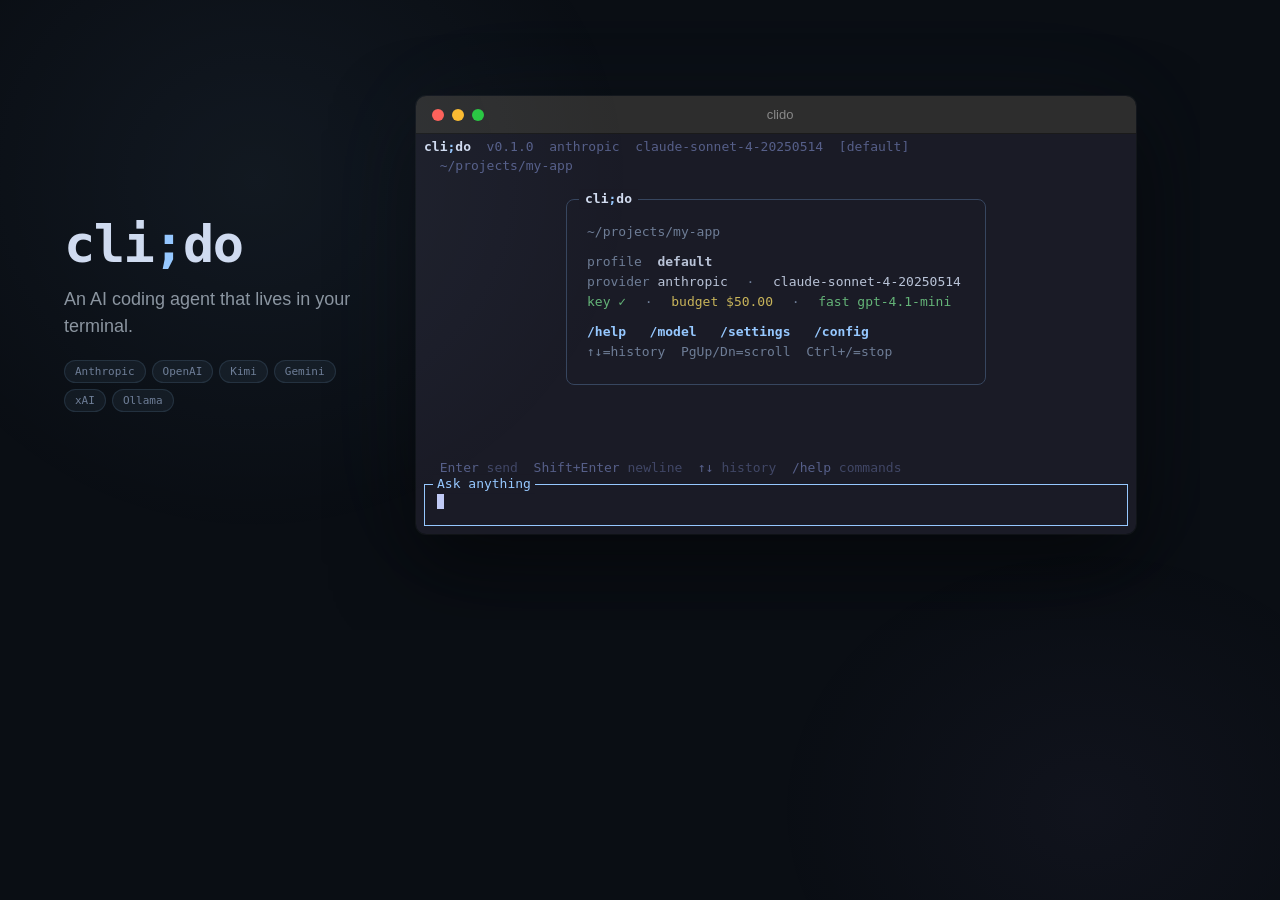
<file: docs/landing/og-frame.html>
<!DOCTYPE html>
<html lang="en">
<head>
<meta charset="UTF-8">
<meta name="viewport" content="width=1200">
<style>
/* ── OG image frame: 1200×630 ── */
*, *::before, *::after { box-sizing: border-box; margin: 0; padding: 0; }

:root {
  --soft-accent:  #96C8FF;
  --border-dark:  #37465F;
  --title-text:   #D2DCF0;
  --muted:        #6E7D96;
  --soft:         #B9C3D7;
  --dim-green:    #64B478;
  --dim-yellow:   #C8B45A;
  --term-bg:      #1a1b26;
  --term-fg:      #c0caf5;
  --term-dim:     #565f89;
  --magenta:      #bb9af7;
  --term-cyan:    #7dcfff;
  --term-green:   #9ece6a;
  --term-red:     #f7768e;
  --term-yellow:  #e0af68;
  --page-bg:      #0a0e14;
  --brand:        #96C8FF;
}

html, body {
  width: 1200px;
  height: 630px;
  overflow: hidden;
  background: var(--page-bg);
  font-family: -apple-system, BlinkMacSystemFont, 'Segoe UI', Helvetica, Arial, sans-serif;
}

/* Background glow */
body::before {
  content: '';
  position: fixed; top: -20%; left: -10%;
  width: 60%; height: 80%;
  background: radial-gradient(ellipse, rgba(150,200,255,0.06) 0%, transparent 70%);
  pointer-events: none;
}
body::after {
  content: '';
  position: fixed; bottom: -20%; right: -10%;
  width: 50%; height: 60%;
  background: radial-gradient(ellipse, rgba(187,154,247,0.04) 0%, transparent 70%);
  pointer-events: none;
}

.frame {
  width: 1200px;
  height: 630px;
  display: flex;
  align-items: center;
  justify-content: space-between;
  padding: 0 64px;
  gap: 48px;
}

/* ── Left: branding ── */
.left {
  flex-shrink: 0;
  display: flex;
  flex-direction: column;
  gap: 16px;
}

.logo {
  font-family: 'SF Mono', 'Fira Code', 'Cascadia Code', monospace;
  font-size: 52px;
  font-weight: 800;
  letter-spacing: -0.03em;
  color: var(--title-text);
  line-height: 1;
}
.logo .semi { color: var(--brand); }

.tagline {
  font-size: 18px;
  color: #8b949e;
  line-height: 1.5;
  max-width: 300px;
}

.pills {
  display: flex;
  flex-wrap: wrap;
  gap: 6px;
  max-width: 300px;
  margin-top: 4px;
}
.pill {
  padding: 4px 10px;
  background: rgba(150,200,255,0.06);
  border: 1px solid rgba(150,200,255,0.12);
  border-radius: 20px;
  font-size: 11px;
  color: var(--muted);
  font-family: 'SF Mono', 'Fira Code', monospace;
}

/* ── Right: terminal ── */
.right {
  flex: 1;
  max-width: 720px;
}

.macos-window {
  border-radius: 10px;
  overflow: hidden;
  box-shadow: 0 0 0 1px rgba(255,255,255,0.04), 0 32px 80px rgba(0,0,0,0.6), 0 0 120px rgba(150,200,255,0.04);
}
.macos-titlebar {
  display: flex; align-items: center; gap: 8px;
  padding: 11px 16px; background: #2d2d2d; border-bottom: 1px solid #1a1a1a;
}
.macos-btn { width: 12px; height: 12px; border-radius: 50%; }
.macos-btn.close { background: #ff5f57; }
.macos-btn.min   { background: #febc2e; }
.macos-btn.max   { background: #28c840; }
.macos-title {
  flex: 1; text-align: center; font-size: 13px; color: #888;
  font-family: -apple-system, sans-serif; margin-right: 52px;
}

.tui {
  font-family: 'SF Mono', 'Menlo', 'Monaco', monospace;
  font-size: 13px; line-height: 1.45;
  background: var(--term-bg); color: var(--term-fg);
  display: flex; flex-direction: column;
  height: 400px;
  user-select: none;
  overflow: hidden;
}

.tui-header { padding: 4px 8px; }
.tui-hline { display: flex; white-space: nowrap; overflow: hidden; }
.tui-brand { font-weight: 700; }
.tui-brand .c { color: var(--title-text); }
.tui-brand .s { color: var(--soft-accent); }
.tui-dim { color: var(--term-dim); }

.tui-chat {
  flex: 1; display: flex; align-items: center; justify-content: center;
  padding: 1rem 0;
}

.wp {
  border: 1px solid var(--border-dark); border-radius: 8px;
  min-width: 420px; max-width: 520px; position: relative;
}
.wp-title {
  position: absolute; top: -1px; left: 12px;
  transform: translateY(-50%);
  background: var(--term-bg); padding: 0 6px;
  font-weight: 700; font-size: 13px;
}
.wp-title .c { color: var(--title-text); }
.wp-title .s { color: var(--soft-accent); }
.wp-body { padding: 12px 0; }
.wp-line { padding: 0 20px; height: 20px; display: flex; align-items: center; white-space: nowrap; }
.wp-line.e { height: 10px; }
.wm { color: var(--muted); }
.ws { color: var(--soft); }
.wsb { color: var(--soft); font-weight: 700; }
.wg { color: var(--dim-green); }
.wy { color: var(--dim-yellow); }
.wa { color: var(--soft-accent); font-weight: 700; }
.wsp { color: var(--muted); margin: 0 3px; }

.tui-status { padding: 2px 8px; min-height: 32px; }
.st-line { display: flex; gap: 6px; white-space: nowrap; font-size: 13px; }

.tui-queue { padding: 0 8px; height: 20px; }

.tui-hint {
  padding: 2px 8px; display: flex; white-space: nowrap; overflow: hidden; font-size: 13px;
}
.hk { color: #565f89; }
.hl { color: #565f89; opacity: 0.65; }

.tui-iw { padding: 4px 8px 8px; }
.tui-in {
  border: 1px solid var(--soft-accent);
  min-height: 42px; display: flex; flex-direction: column; position: relative;
}
.tui-it {
  position: absolute; top: -1px; left: 8px;
  transform: translateY(-50%);
  background: var(--term-bg); padding: 0 4px;
  color: var(--soft-accent); font-size: 13px; white-space: nowrap;
}
.tui-ib { padding: 8px 12px; min-height: 20px; }
.cursor {
  display: inline-block; width: 7px; height: 15px;
  background: var(--term-fg);
  animation: blink 1s step-end infinite;
  vertical-align: text-bottom;
}
@keyframes blink { 50% { opacity: 0; } }
</style>
</head>
<body>
<div class="frame">

  <!-- Left: brand -->
  <div class="left">
    <div class="logo">cli<span class="semi">;</span>do</div>
    <div class="tagline">An AI coding agent that lives in your terminal.</div>
    <div class="pills">
      <span class="pill">Anthropic</span>
      <span class="pill">OpenAI</span>
      <span class="pill">Kimi</span>
      <span class="pill">Gemini</span>
      <span class="pill">xAI</span>
      <span class="pill">Ollama</span>
    </div>
  </div>

  <!-- Right: terminal -->
  <div class="right">
    <div class="macos-window">
      <div class="macos-titlebar">
        <div class="macos-btn close"></div>
        <div class="macos-btn min"></div>
        <div class="macos-btn max"></div>
        <div class="macos-title">clido</div>
      </div>
      <div class="tui">
        <div class="tui-header">
          <div class="tui-hline">
            <span class="tui-brand"><span class="c">cli</span><span class="s">;</span><span class="c">do</span></span>
            <span class="tui-dim">&nbsp;&nbsp;v0.1.0&nbsp;&nbsp;anthropic&nbsp;&nbsp;claude-sonnet-4-20250514&nbsp;&nbsp;[default]</span>
          </div>
          <div class="tui-hline"><span class="tui-dim">&nbsp;&nbsp;~/projects/my-app</span></div>
        </div>
        <div class="tui-chat">
          <div class="wp">
            <div class="wp-title"><span class="c">cli</span><span class="s">;</span><span class="c">do</span></div>
            <div class="wp-body">
              <div class="wp-line e"></div>
              <div class="wp-line"><span class="wm">~/projects/my-app</span></div>
              <div class="wp-line e"></div>
              <div class="wp-line"><span class="wm">profile&nbsp;&nbsp;</span><span class="wsb">default</span></div>
              <div class="wp-line"><span class="wm">provider&nbsp;</span><span class="ws">anthropic</span><span class="wsp">&nbsp;&nbsp;·&nbsp;&nbsp;</span><span class="ws">claude-sonnet-4-20250514</span></div>
              <div class="wp-line"><span class="wg">key ✓</span><span class="wsp">&nbsp;&nbsp;·&nbsp;&nbsp;</span><span class="wy">budget $50.00</span><span class="wsp">&nbsp;&nbsp;·&nbsp;&nbsp;</span><span class="wg">fast gpt-4.1-mini</span></div>
              <div class="wp-line e"></div>
              <div class="wp-line"><span class="wa">/help&nbsp;&nbsp;&nbsp;/model&nbsp;&nbsp;&nbsp;/settings&nbsp;&nbsp;&nbsp;/config</span></div>
              <div class="wp-line"><span class="wm">↑↓=history&nbsp;&nbsp;PgUp/Dn=scroll&nbsp;&nbsp;Ctrl+/=stop</span></div>
              <div class="wp-line e"></div>
            </div>
          </div>
        </div>
        <div class="tui-status"><div class="st-line"></div><div class="st-line"></div></div>
        <div class="tui-queue"></div>
        <div class="tui-hint">
          <span class="hk">&nbsp;&nbsp;Enter</span><span class="hl">&nbsp;send&nbsp;&nbsp;</span>
          <span class="hk">Shift+Enter</span><span class="hl">&nbsp;newline&nbsp;&nbsp;</span>
          <span class="hk">↑↓</span><span class="hl">&nbsp;history&nbsp;&nbsp;</span>
          <span class="hk">/help</span><span class="hl">&nbsp;commands</span>
        </div>
        <div class="tui-iw"><div class="tui-in">
          <div class="tui-it">Ask anything</div>
          <div class="tui-ib"><span class="cursor"></span></div>
        </div></div>
      </div>
    </div>
  </div>

</div>
</body>
</html>
</file>
<file: docs/landing/style.css>
/* ── Reset & Base ──────────────────────────────────────────────────────── */
*, *::before, *::after { box-sizing: border-box; margin: 0; padding: 0; }

:root {
  --soft-accent:  #96C8FF;
  --selection-bg: #343E4E;
  --border-dark:  #37465F;
  --title-text:   #D2DCF0;
  --muted:        #6E7D96;
  --soft:         #B9C3D7;
  --dim-green:    #64B478;
  --dim-yellow:   #C8B45A;
  --term-bg:      #1a1b26;
  --term-fg:      #c0caf5;
  --term-dim:     #565f89;
  --magenta:      #bb9af7;
  --term-cyan:    #7dcfff;
  --term-green:   #9ece6a;
  --term-red:     #f7768e;
  --term-yellow:  #e0af68;

  --page-bg:      #0a0e14;
  --surface:      rgba(22,27,34,0.6);
  --surface-solid:#161b22;
  --surface-2:    rgba(33,38,45,0.6);
  --text:         #e6edf3;
  --text-muted:   #8b949e;
  --brand:        #96C8FF;
  --brand-dim:    rgba(150,200,255,0.12);

  --glass:        rgba(22,27,34,0.45);
  --glass-border: rgba(150,200,255,0.08);
  --glass-blur:   16px;
}

html {
  font-family: -apple-system, BlinkMacSystemFont, 'Segoe UI', Helvetica, Arial, sans-serif;
  background: var(--page-bg);
  color: var(--text);
  scroll-behavior: smooth;
}

body { min-height: 100vh; overflow-x: hidden; }

body::before {
  content: '';
  position: fixed; top: -40%; left: -20%;
  width: 80%; height: 80%;
  background: radial-gradient(ellipse, rgba(150,200,255,0.04) 0%, transparent 70%);
  pointer-events: none; z-index: -1;
}
body::after {
  content: '';
  position: fixed; bottom: -30%; right: -20%;
  width: 70%; height: 70%;
  background: radial-gradient(ellipse, rgba(187,154,247,0.03) 0%, transparent 70%);
  pointer-events: none; z-index: -1;
}

a { color: var(--brand); text-decoration: none; }
a:hover { text-decoration: underline; }
.mono { font-family: 'SF Mono', 'Fira Code', 'Cascadia Code', 'JetBrains Mono', monospace; }

/* ── Glass ─────────────────────────────────────────────────────────────── */
.glass {
  background: var(--glass);
  backdrop-filter: blur(var(--glass-blur));
  -webkit-backdrop-filter: blur(var(--glass-blur));
  border: 1px solid var(--glass-border);
}

/* ── Nav ───────────────────────────────────────────────────────────────── */
nav {
  position: fixed; top: 0; left: 0; right: 0; z-index: 100;
  display: flex; align-items: center; justify-content: space-between;
  padding: 0 2rem; height: 56px;
  background: rgba(10,14,20,0.75);
  backdrop-filter: blur(20px); -webkit-backdrop-filter: blur(20px);
  border-bottom: 1px solid rgba(150,200,255,0.06);
}
.nav-brand {
  font-family: 'SF Mono', 'Fira Code', monospace;
  font-size: 1.25rem; font-weight: 700;
}
.nav-brand .semi { color: var(--brand); }
.nav-brand .text { color: var(--title-text); }
.nav-links { display: flex; gap: 1.5rem; align-items: center; }
.nav-links a { color: var(--text-muted); font-size: 0.9rem; transition: color 0.15s; }
.nav-links a:hover { color: var(--text); text-decoration: none; }
.nav-cta {
  display: inline-flex; align-items: center; gap: 0.4rem;
  padding: 0.4rem 1rem;
  background: rgba(150,200,255,0.08);
  border: 1px solid rgba(150,200,255,0.15);
  border-radius: 6px;
  color: var(--brand) !important;
  font-size: 0.85rem; font-weight: 500;
  transition: all 0.2s; backdrop-filter: blur(8px);
}
.nav-cta:hover { background: rgba(150,200,255,0.18); border-color: rgba(150,200,255,0.3); text-decoration: none !important; }

/* ── Hero ──────────────────────────────────────────────────────────────── */
.hero { padding: 7rem 2rem 2.5rem; text-align: center; max-width: 720px; margin: 0 auto; }
.hero h1 {
  font-family: 'SF Mono', 'Fira Code', monospace;
  font-size: 3.5rem; font-weight: 800; letter-spacing: -0.03em; margin-bottom: 1rem;
}
.hero h1 .semi { color: var(--brand); }
.hero .tagline { font-size: 1.3rem; color: var(--text); line-height: 1.5; margin-bottom: 0.75rem; }
.hero .sub { font-size: 1rem; color: var(--text-muted); line-height: 1.6; max-width: 560px; margin: 0 auto 1.75rem; }

.hero-providers { display: flex; flex-wrap: wrap; justify-content: center; gap: 0.5rem; margin-bottom: 2rem; }
.hero-providers .pill {
  padding: 0.3rem 0.85rem;
  background: rgba(150,200,255,0.06); border: 1px solid rgba(150,200,255,0.1);
  border-radius: 20px; font-size: 0.8rem; color: var(--muted);
  font-family: 'SF Mono', 'Fira Code', monospace;
  backdrop-filter: blur(8px); transition: all 0.2s;
}
.hero-providers .pill:hover { border-color: rgba(150,200,255,0.25); color: var(--soft); }

.hero-actions { display: flex; gap: 0.75rem; justify-content: center; flex-wrap: wrap; margin-bottom: 1.5rem; }
.btn {
  display: inline-flex; align-items: center; gap: 0.5rem;
  padding: 0.65rem 1.5rem; border-radius: 8px;
  font-size: 0.95rem; font-weight: 500;
  transition: all 0.2s; border: 1px solid transparent;
}
.btn-primary { background: var(--brand); color: var(--page-bg); }
.btn-primary:hover { background: #b0d8ff; box-shadow: 0 0 24px rgba(150,200,255,0.2); text-decoration: none; }
.btn-secondary {
  background: rgba(33,38,45,0.6); color: var(--text);
  border-color: rgba(150,200,255,0.1); backdrop-filter: blur(8px);
}
.btn-secondary:hover { border-color: rgba(150,200,255,0.25); text-decoration: none; }

/* ── Install ───────────────────────────────────────────────────────────── */
.install-banner {
  max-width: 620px; margin: 0 auto 2.5rem;
  background: rgba(22,27,34,0.5); border: 1px solid rgba(150,200,255,0.08);
  border-radius: 10px; padding: 0.7rem 1.25rem;
  display: flex; align-items: center; justify-content: space-between; gap: 1rem;
  backdrop-filter: blur(12px);
}
.install-banner code {
  font-family: 'SF Mono', 'Fira Code', monospace;
  font-size: 0.82rem; color: var(--soft);
  white-space: nowrap; overflow: hidden; text-overflow: ellipsis;
}
.install-banner button {
  background: rgba(150,200,255,0.08); border: 1px solid rgba(150,200,255,0.12);
  color: var(--text-muted); padding: 0.35rem 0.85rem; border-radius: 6px;
  font-size: 0.8rem; cursor: pointer; white-space: nowrap; transition: all 0.2s;
}
.install-banner button:hover { background: rgba(150,200,255,0.15); border-color: rgba(150,200,255,0.3); color: var(--brand); }

/* Install banner inside workflow steps - same styling but no max-width constraint */
.wf-step .install-banner {
  max-width: none;
  margin: 0.75rem 0 0 0;
  width: 100%;
}

.wf-step .install-banner code {
  min-width: 0;
  flex: 1;
}

/* Mobile: workflow install banner */
@media (max-width: 640px) {
  .wf-step .install-banner {
    margin: 0.5rem 0 0 0;
    padding: 0.5rem 0.75rem;
    gap: 0.5rem;
    min-width: 0;
  }
  .wf-step .install-banner code {
    font-size: 0.65rem;
    min-width: 0;
  }
  .wf-step .install-banner button {
    padding: 0.25rem 0.5rem;
    font-size: 0.7rem;
  }
}

/* ── Sections ──────────────────────────────────────────────────────────── */
.section-break { max-width: 900px; margin: 0 auto 4rem; padding: 0 2rem; text-align: center; }
.section-break hr { border: none; height: 1px; background: linear-gradient(90deg, transparent, rgba(150,200,255,0.12), transparent); }
.section-heading { text-align: center; margin-bottom: 0.5rem; font-size: 1.5rem; font-weight: 700; }
.section-sub {
  text-align: center; color: var(--text-muted); font-size: 0.95rem;
  margin-bottom: 2.5rem; max-width: 520px; margin-left: auto; margin-right: auto;
}

/* ── Features ──────────────────────────────────────────────────────────── */
.features { max-width: 860px; margin: 0 auto 4rem; padding: 0 2rem; }
.features .section-heading { margin-bottom: 2rem; }

.feature-list {
  display: grid;
  grid-template-columns: 1fr 1fr;
  gap: 1.25rem;
}

.feat {
  position: relative;
  display: flex;
  flex-direction: column;
  gap: 0.35rem;
  padding: 1.4rem 1.25rem 1.1rem;
  border: 1px solid rgba(150,200,255,0.08);
  border-radius: 10px;
  transition: background 0.18s, border-color 0.18s;
}
.feat:hover {
  background: rgba(150,200,255,0.025);
  border-color: rgba(150,200,255,0.14);
}

.feat-tag {
  position: absolute;
  top: 0;
  left: 1rem;
  transform: translateY(-50%);
  background: var(--page-bg);
  padding: 0.15rem 0.4rem;
  font-family: 'SF Mono', 'Fira Code', monospace;
  font-size: 0.68rem;
  color: var(--ac);
  border: 1px solid var(--ac);
  border-radius: 4px;
  white-space: nowrap;
}
.feat-title {
  font-size: 0.88rem;
  font-weight: 600;
  color: var(--text);
  margin-bottom: 0.2rem;
}
.feat-body {
  font-size: 0.81rem;
  color: var(--text-muted);
  line-height: 1.5;
}
.feat-body code {
  font-family: 'SF Mono', 'Fira Code', monospace;
  background: rgba(150,200,255,0.06);
  padding: 0.1rem 0.3rem;
  border-radius: 3px;
  font-size: 0.77rem;
  color: var(--soft);
}

@media (max-width: 600px) {
  .feature-list { grid-template-columns: 1fr; }
}

/* ── Workflow ──────────────────────────────────────────────────────────── */
.workflow { max-width: 700px; margin: 0 auto 4rem; padding: 0 2rem; }
.workflow-steps { display: flex; flex-direction: column; position: relative; }
.workflow-steps::before {
  content: ''; position: absolute; left: 19px; top: 36px; bottom: 12px;
  width: 1px; background: linear-gradient(180deg, var(--brand), rgba(150,200,255,0.1));
}
.wf-step { display: flex; gap: 1.25rem; align-items: flex-start; padding: 0.75rem 0; min-width: 0; }
.wf-num {
  flex-shrink: 0; width: 40px; height: 40px;
  display: flex; align-items: center; justify-content: center;
  border-radius: 50%;
  background: var(--glass); backdrop-filter: blur(8px);
  border: 1px solid rgba(150,200,255,0.15);
  color: var(--brand); font-size: 0.9rem; font-weight: 700;
  font-family: 'SF Mono', monospace; z-index: 1;
}
.wf-content { 
  padding-top: 6px; 
  min-width: 0;
  flex: 1;
}
.wf-content h3 { font-size: 1rem; font-weight: 600; margin-bottom: 0.3rem; }
.wf-content p { font-size: 0.9rem; color: var(--text-muted); line-height: 1.5; }
.wf-content code {
  font-family: 'SF Mono', 'Fira Code', monospace;
  background: rgba(150,200,255,0.06); padding: 0.12rem 0.4rem;
  border-radius: 4px; font-size: 0.82rem; color: var(--soft);
}

.wf-code {
  margin-top: 0.75rem;
  background: rgba(22,27,34,0.8);
  border: 1px solid rgba(150,200,255,0.1);
  border-radius: 8px;
  padding: 0.6rem 0.8rem;
  display: flex;
  align-items: center;
  justify-content: space-between;
  gap: 0.5rem;
  overflow: hidden;
  max-width: 100%;
}

.wf-code code {
  background: transparent;
  padding: 0;
  font-size: 0.75rem;
  color: var(--soft);
  overflow: hidden;
  text-overflow: ellipsis;
  white-space: nowrap;
  min-width: 0;
  flex: 1;
  display: block;
}

.wf-code button {
  background: rgba(150,200,255,0.08);
  border: 1px solid rgba(150,200,255,0.12);
  color: var(--text-muted);
  padding: 0.3rem 0.7rem;
  border-radius: 6px;
  font-size: 0.75rem;
  cursor: pointer;
  white-space: nowrap;
  transition: all 0.2s;
  flex-shrink: 0;
}

/* ── Footer ────────────────────────────────────────────────────────────── */
footer {
  text-align: center; padding: 3rem 2rem;
  border-top: 1px solid rgba(150,200,255,0.06);
  color: var(--text-muted); font-size: 0.85rem;
}
footer a { color: var(--text-muted); }
footer a:hover { color: var(--text); }

/* ── Responsive ────────────────────────────────────────────────────────── */
@media (max-width: 768px) {
  .wf-code {
    flex-direction: row;
    padding: 0.6rem 0.75rem;
  }
  .wf-code code {
    font-size: 0.7rem;
  }
}
@media (max-width: 640px) {
  .hero { padding: 6rem 1.25rem 2rem; }
  .hero h1 { font-size: 2.5rem; }
  .hero .tagline { font-size: 1.1rem; }
  nav { padding: 0 1rem; }
  .install-banner {
    margin: 0 1rem 2rem;
    flex-direction: column;
    gap: 0.75rem;
    align-items: stretch;
  }
  .install-banner code {
    font-size: 0.7rem;
  }
  .workflow-steps::before { left: 15px; }
  .wf-step { gap: 0.75rem; }
  .wf-num { 
    width: 32px; 
    height: 32px; 
    font-size: 0.8rem;
  }
  .wf-content h3 { font-size: 0.95rem; }
  .wf-content p { font-size: 0.85rem; }
  .wf-code {
    padding: 0.4rem 0.5rem;
    gap: 0.4rem;
    margin-top: 0.5rem;
  }
  .wf-code code {
    font-size: 0.6rem;
  }
  .wf-code button {
    padding: 0.2rem 0.5rem;
    font-size: 0.65rem;
  }
  .section-heading { font-size: 1.25rem; }
  footer { padding: 2rem 1rem; }
}
</file>
<file: docs/landing/tui.css>
/* ═══════════════════════════════════════════════════════════════════════════
   TUI CSS — pixel-perfect terminal recreation
   All colors from actual Rust source: crates/clido-cli/src/tui/render/
   ═══════════════════════════════════════════════════════════════════════════ */

/* ── macOS window chrome ── */
.macos-window {
  border-radius: 10px; overflow: hidden;
  box-shadow: 0 0 0 1px rgba(255,255,255,0.04), 0 25px 70px rgba(0,0,0,0.55), 0 0 100px rgba(150,200,255,0.03);
}
.macos-titlebar {
  display: flex; align-items: center; gap: 8px;
  padding: 12px 16px; background: #2d2d2d; border-bottom: 1px solid #1a1a1a;
}
.macos-btn { width: 12px; height: 12px; border-radius: 50%; }
.macos-btn.close { background: #ff5f57; }
.macos-btn.min { background: #febc2e; }
.macos-btn.max { background: #28c840; }
.macos-title {
  flex: 1; text-align: center; font-size: 0.8rem; color: #999;
  font-family: -apple-system, BlinkMacSystemFont, sans-serif; margin-right: 52px;
}

/* ── TUI container ── */
.tui {
  font-family: 'SF Mono', 'Menlo', 'Monaco', 'Fira Code', monospace;
  font-size: 13px; line-height: 1.45;
  background: var(--term-bg); color: var(--term-fg);
  display: flex; flex-direction: column;
  user-select: none; -webkit-user-select: none;
  overflow: hidden;
}

/* ── Header ── */
.tui-header { padding: 4px 8px; }
.tui-hline { display: flex; white-space: nowrap; overflow: hidden; }
.tui-brand { font-weight: 700; }
.tui-brand .c { color: var(--title-text); }
.tui-brand .s { color: var(--soft-accent); }
.tui-dim { color: var(--term-dim); }
.tui-dim-i { color: var(--term-dim); font-style: italic; }

/* ── Chat area ── */
.tui-chat {
  flex: 1; display: flex; align-items: center; justify-content: center;
  padding: 1rem 0;
}
.tui-msgs {
  flex: 1; padding: 8px 12px;
  display: flex; flex-direction: column; gap: 6px;
  overflow: hidden;
}

/* ── Welcome panel ── */
.wp {
  border: 1px solid var(--border-dark); border-radius: 8px;
  min-width: 420px; max-width: 520px; position: relative;
}
.wp-title {
  position: absolute; top: -1px; left: 12px;
  transform: translateY(-50%);
  background: var(--term-bg); padding: 0 6px;
  font-weight: 700; font-size: 13px;
}
.wp-title .c { color: var(--title-text); }
.wp-title .s { color: var(--soft-accent); }
.wp-body { padding: 12px 0; }
.wp-line { padding: 0 20px; height: 20px; display: flex; align-items: center; white-space: nowrap; }
.wp-line.e { height: 10px; }

/* Welcome panel text classes */
.wm { color: var(--muted); }
.ws { color: var(--soft); }
.wsb { color: var(--soft); font-weight: 700; }
.wg { color: var(--dim-green); }
.wy { color: var(--dim-yellow); }
.wa { color: var(--soft-accent); font-weight: 700; }
.wsp { color: var(--muted); margin: 0 3px; }

/* ── Message labels ── */
.l-you { color: var(--term-green); font-weight: 700; }
.l-agent { color: var(--term-cyan); font-weight: 700; }
.l-dim { color: var(--term-dim); font-size: 12px; }
.m-text { color: var(--term-fg); margin-top: 2px; }
.m-heading { color: var(--term-cyan); font-weight: 700; }

/* Code blocks */
.m-code { margin: 4px 0; padding-left: 2px; }
.m-code .b { color: #565f89; }
.m-code .ct { color: rgba(255,255,255,0.6); }

/* Diff lines */
.d-add { color: var(--term-green); opacity: 0.6; }
.d-del { color: var(--term-red); opacity: 0.6; }
.d-ctx { color: var(--term-dim); }
.d-hunk { color: var(--term-cyan); opacity: 0.6; }

/* ── Status strip ── */
.tui-status { padding: 2px 8px; min-height: 32px; }
.st-line { display: flex; gap: 6px; white-space: nowrap; font-size: 13px; }
.st-done { color: var(--term-dim); }
.st-accent { color: var(--soft-accent); opacity: 0.6; }
.st-green { color: var(--term-green); opacity: 0.6; }
.st-yellow { color: var(--term-yellow); opacity: 0.6; }
.st-err { color: var(--term-red); opacity: 0.6; }

/* ── Queue strip ── */
.tui-queue { padding: 0 8px; height: 20px; }

/* ── Hint line ── */
.tui-hint {
  padding: 2px 8px; display: flex; white-space: nowrap; overflow: hidden; font-size: 13px;
}
.hk { color: #565f89; }
.hl { color: #565f89; opacity: 0.65; }

/* ── Input box ── */
.tui-iw { padding: 4px 8px 8px; }
.tui-in {
  border: 1px solid var(--soft-accent);
  min-height: 42px; display: flex; flex-direction: column; position: relative;
}
.tui-in.thinking { border-color: var(--magenta); }
.tui-in.thinking .tui-it { color: var(--magenta); }
.tui-in.rate-limit { border-color: var(--term-yellow); }
.tui-in.rate-limit .tui-it { color: var(--term-yellow); }

.tui-it {
  position: absolute; top: -1px; left: 8px;
  transform: translateY(-50%);
  background: var(--term-bg); padding: 0 4px;
  color: var(--soft-accent); font-size: 13px; white-space: nowrap;
}
.tui-ib { padding: 8px 12px; min-height: 20px; }

.cursor {
  display: inline-block; width: 7px; height: 15px;
  background: var(--term-fg);
  animation: blink 1s step-end infinite;
  vertical-align: text-bottom;
}
@keyframes blink { 50% { opacity: 0; } }

/* ── Overlay modals (popups above input) ── */
.tui-overlay {
  margin: 0 8px; border: 1px solid; padding: 0;
  position: relative;
}
.tui-overlay-title {
  position: absolute; top: -1px; left: 8px;
  transform: translateY(-50%);
  background: var(--term-bg); padding: 0 6px;
  font-size: 13px; white-space: nowrap;
}

/* Permission popup */
.tui-overlay.perm { border-color: var(--term-yellow); }
.tui-overlay.perm .tui-overlay-title { color: var(--term-yellow); }

/* Slash completion popup */
.tui-overlay.slash { border-color: var(--soft-accent); }
.tui-overlay.slash .tui-overlay-title { color: var(--soft-accent); }

/* Session picker */
.tui-overlay.sessions { border-color: var(--term-cyan); }
.tui-overlay.sessions .tui-overlay-title { color: var(--term-cyan); }

/* Model picker */
.tui-overlay.models { border-color: var(--magenta); }
.tui-overlay.models .tui-overlay-title { color: var(--magenta); }

/* Profile picker */
.tui-overlay.profiles { border-color: var(--term-cyan); }
.tui-overlay.profiles .tui-overlay-title { color: var(--term-cyan); }

/* Error overlay */
.tui-overlay.error { border-color: var(--term-red); }
.tui-overlay.error .tui-overlay-title { color: var(--term-red); }

/* Overlay rows */
.ov-row { padding: 0 12px; height: 20px; display: flex; align-items: center; white-space: nowrap; overflow: hidden; }
.ov-row.sel { background: var(--selection-bg); color: white; }
.ov-row.unsel { color: #aaa; }
.ov-row .marker { width: 20px; display: inline-block; }
.ov-row .marker.active { color: var(--term-cyan); font-weight: 700; }
.ov-row.sel .marker.active { color: white; }

/* Section headers in overlays */
.ov-section { padding: 2px 12px; color: var(--term-dim); font-size: 13px; opacity: 0.6; }

/* Overlay hint footer */
.ov-hint { padding: 4px 12px; color: var(--term-dim); font-size: 13px; opacity: 0.6; }

/* Permission options */
.perm-row { padding: 2px 12px; height: 22px; display: flex; align-items: center; white-space: nowrap; }
.perm-row .pm { width: 24px; display: inline-block; }
.perm-row.sel .pm { color: var(--term-yellow); font-weight: 700; }
.perm-row.sel .pl { color: white; font-weight: 700; }
.perm-row.unsel .pl { color: var(--term-dim); }
.perm-row .ph { color: var(--term-dim); opacity: 0.6; margin-left: 8px; }

/* ── Spinner ── */
.spinner::before {
  content: '⠋';
  animation: spin 0.8s steps(1) infinite;
}
@keyframes spin {
  0%   { content: '⠋'; } 10%  { content: '⠙'; } 20%  { content: '⠹'; }
  30%  { content: '⠸'; } 40%  { content: '⠼'; } 50%  { content: '⠴'; }
  60%  { content: '⠦'; } 70%  { content: '⠧'; } 80%  { content: '⠇'; } 90%  { content: '⠏'; }
}

/* ── Responsive ──
   The terminal window scales uniformly via transform: scale() (see scaleTerminal() in index.html).
   No per-breakpoint font/size overrides needed — everything inside scales 1:1. */
</file>
<file: docs/landing/carousel.css>
/* ═══════════════════════════════════════════════════════════════════════════
   TUI Scene Carousel — CSS-only animated demo
   ═══════════════════════════════════════════════════════════════════════════ */

/* Carousel section container */
.carousel-section {
  max-width: 900px;
  margin: 0 auto 2rem;
  padding: 0 8px;
}

/* ── Terminal wrapper ── */
.terminal-wrapper {
  width: 100%;
}

/* Scaling container — height is set by JS on mobile */
.terminal-aspect {
  width: 100%;
  position: relative;
  overflow: hidden;
}

/* The window is always 900px wide; JS scales it down on small screens */
.terminal-aspect .macos-window {
  width: 900px;
  transform-origin: top left;
}

/* ── Carousel container ── */
.carousel {
  position: relative;
  min-height: 460px;
}

/* ── Scene ── */
.scene {
  position: absolute;
  top: 0; left: 0; right: 0; bottom: 0;
  opacity: 0;
  display: flex;
  flex-direction: column;
  pointer-events: none;
  transition: opacity 0.4s ease;
}

.scene.active {
  opacity: 1;
  pointer-events: auto;
}

/* ── Carousel controls ── */
.carousel-controls {
  display: flex;
  align-items: center;
  justify-content: center;
  gap: 1rem;
  margin-top: 1.25rem;
}

.carousel-btn {
  background: rgba(150,200,255,0.06);
  border: 1px solid rgba(150,200,255,0.12);
  color: var(--text-muted);
  width: 32px; height: 32px;
  border-radius: 8px;
  cursor: pointer;
  font-size: 1.1rem;
  flex-shrink: 0;
  display: flex; align-items: center; justify-content: center;
  transition: all 0.2s;
}

.carousel-btn:hover {
  background: rgba(150,200,255,0.15);
  border-color: rgba(150,200,255,0.3);
  color: var(--brand);
}

.carousel-btn:active { transform: scale(0.95); }

.carousel-dots {
  display: flex;
  gap: 6px;
  align-items: center;
  flex-wrap: wrap;
  justify-content: center;
}

.carousel-dot {
  width: 7px;
  height: 7px;
  border-radius: 50%;
  background: rgba(150,200,255,0.2);
  cursor: pointer;
  transition: all 0.25s ease;
  border: none;
  padding: 0;
  flex-shrink: 0;
}

.carousel-dot:hover { background: rgba(150,200,255,0.4); }

.carousel-dot.active {
  background: var(--brand);
  width: 22px;
  border-radius: 4px;
}

.carousel-caption {
  font-size: 0.85rem;
  color: var(--text-muted);
  text-align: center;
  margin-top: 0.75rem;
  min-height: 1.2rem;
  padding: 0 1rem;
}

/* ── Staggered reveal ── */
.scene.active .rv { opacity: 0; animation: rv-in 0.3s ease forwards; }
.scene.active .rv1 { animation-delay: 0.3s; }
.scene.active .rv2 { animation-delay: 0.6s; }
.scene.active .rv3 { animation-delay: 0.9s; }
.scene.active .rv4 { animation-delay: 1.2s; }
.scene.active .rv5 { animation-delay: 1.5s; }
.scene.active .rv6 { animation-delay: 1.8s; }
.scene.active .rv7 { animation-delay: 2.1s; }
.scene.active .rv8 { animation-delay: 2.4s; }
.scene:not(.active) .rv { opacity: 0; }

@keyframes rv-in { to { opacity: 1; } }

/* Typewriter effect */
.scene.active .tw {
  overflow: hidden; white-space: nowrap;
  display: inline-block; width: 0;
  animation: tw-type 1.5s steps(40) 0.3s forwards;
}
.scene:not(.active) .tw { width: 0; }
@keyframes tw-type { to { width: 100%; } }
</file>
